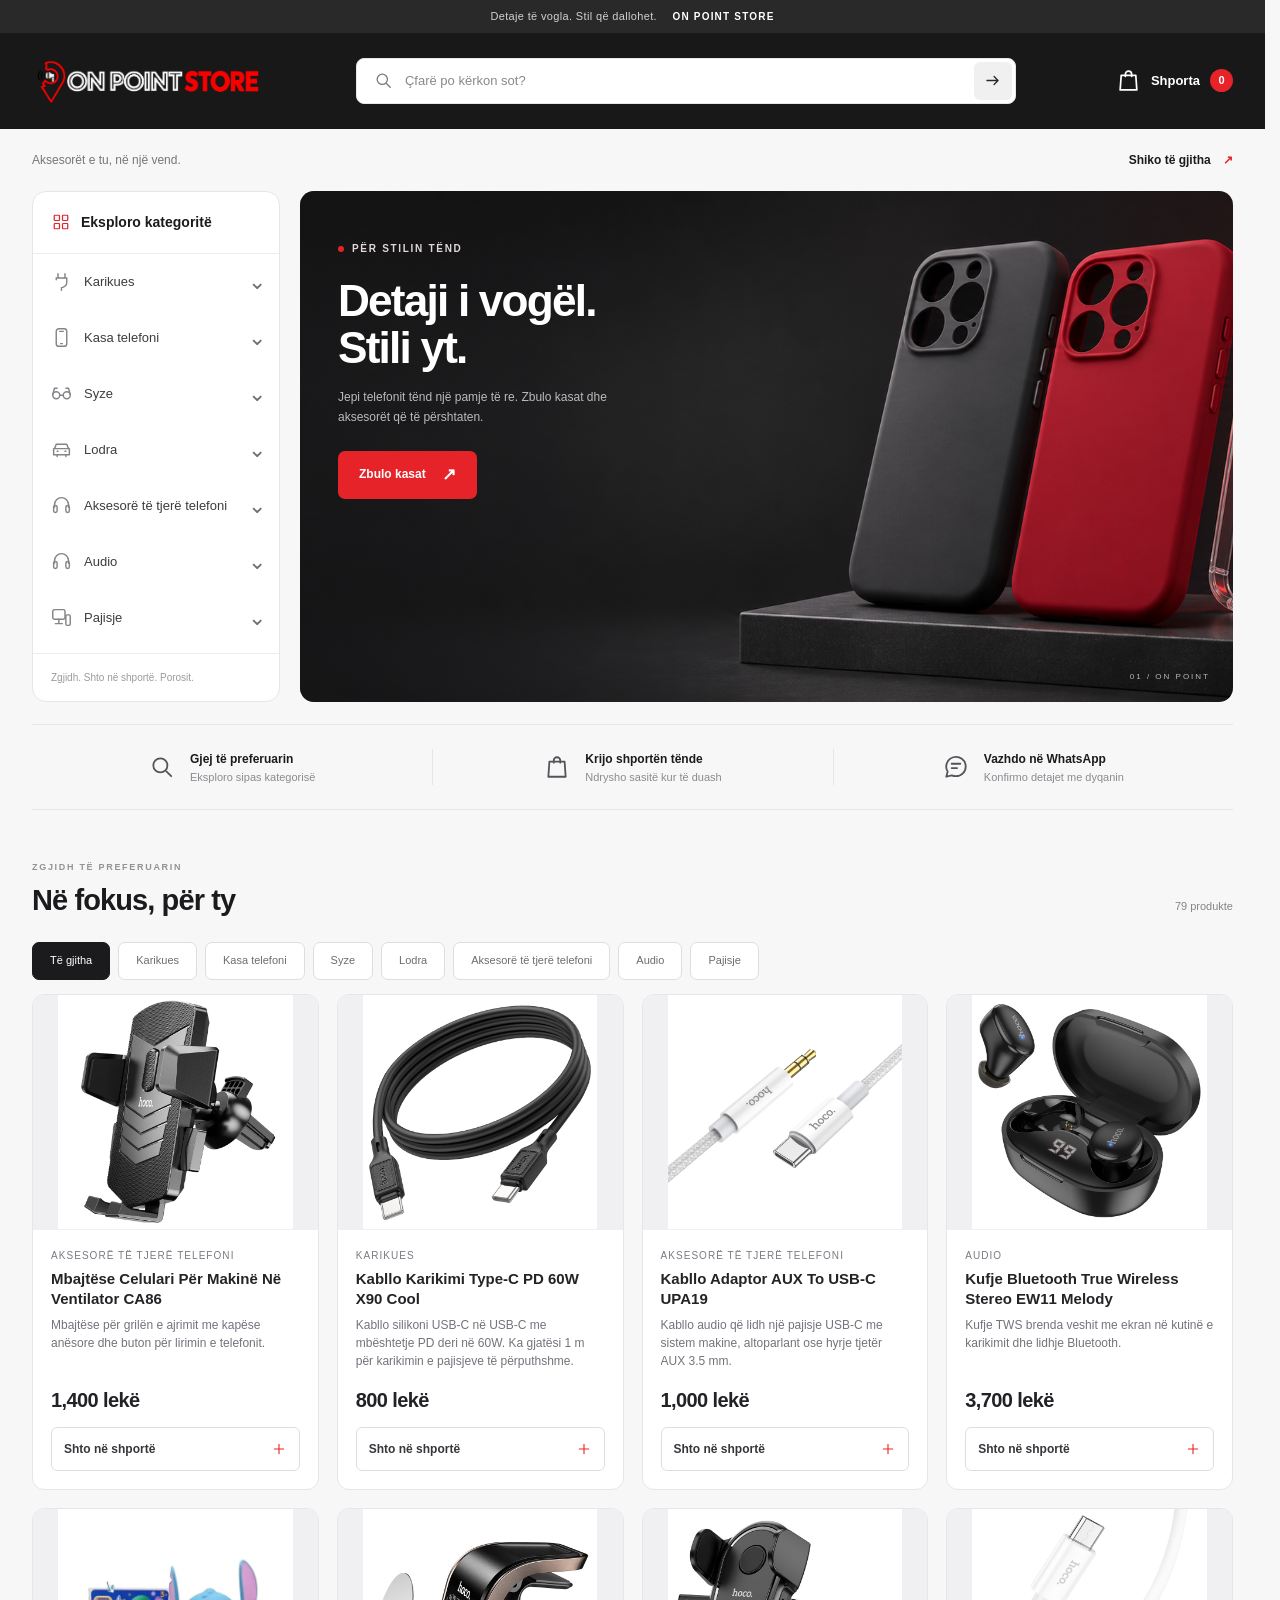
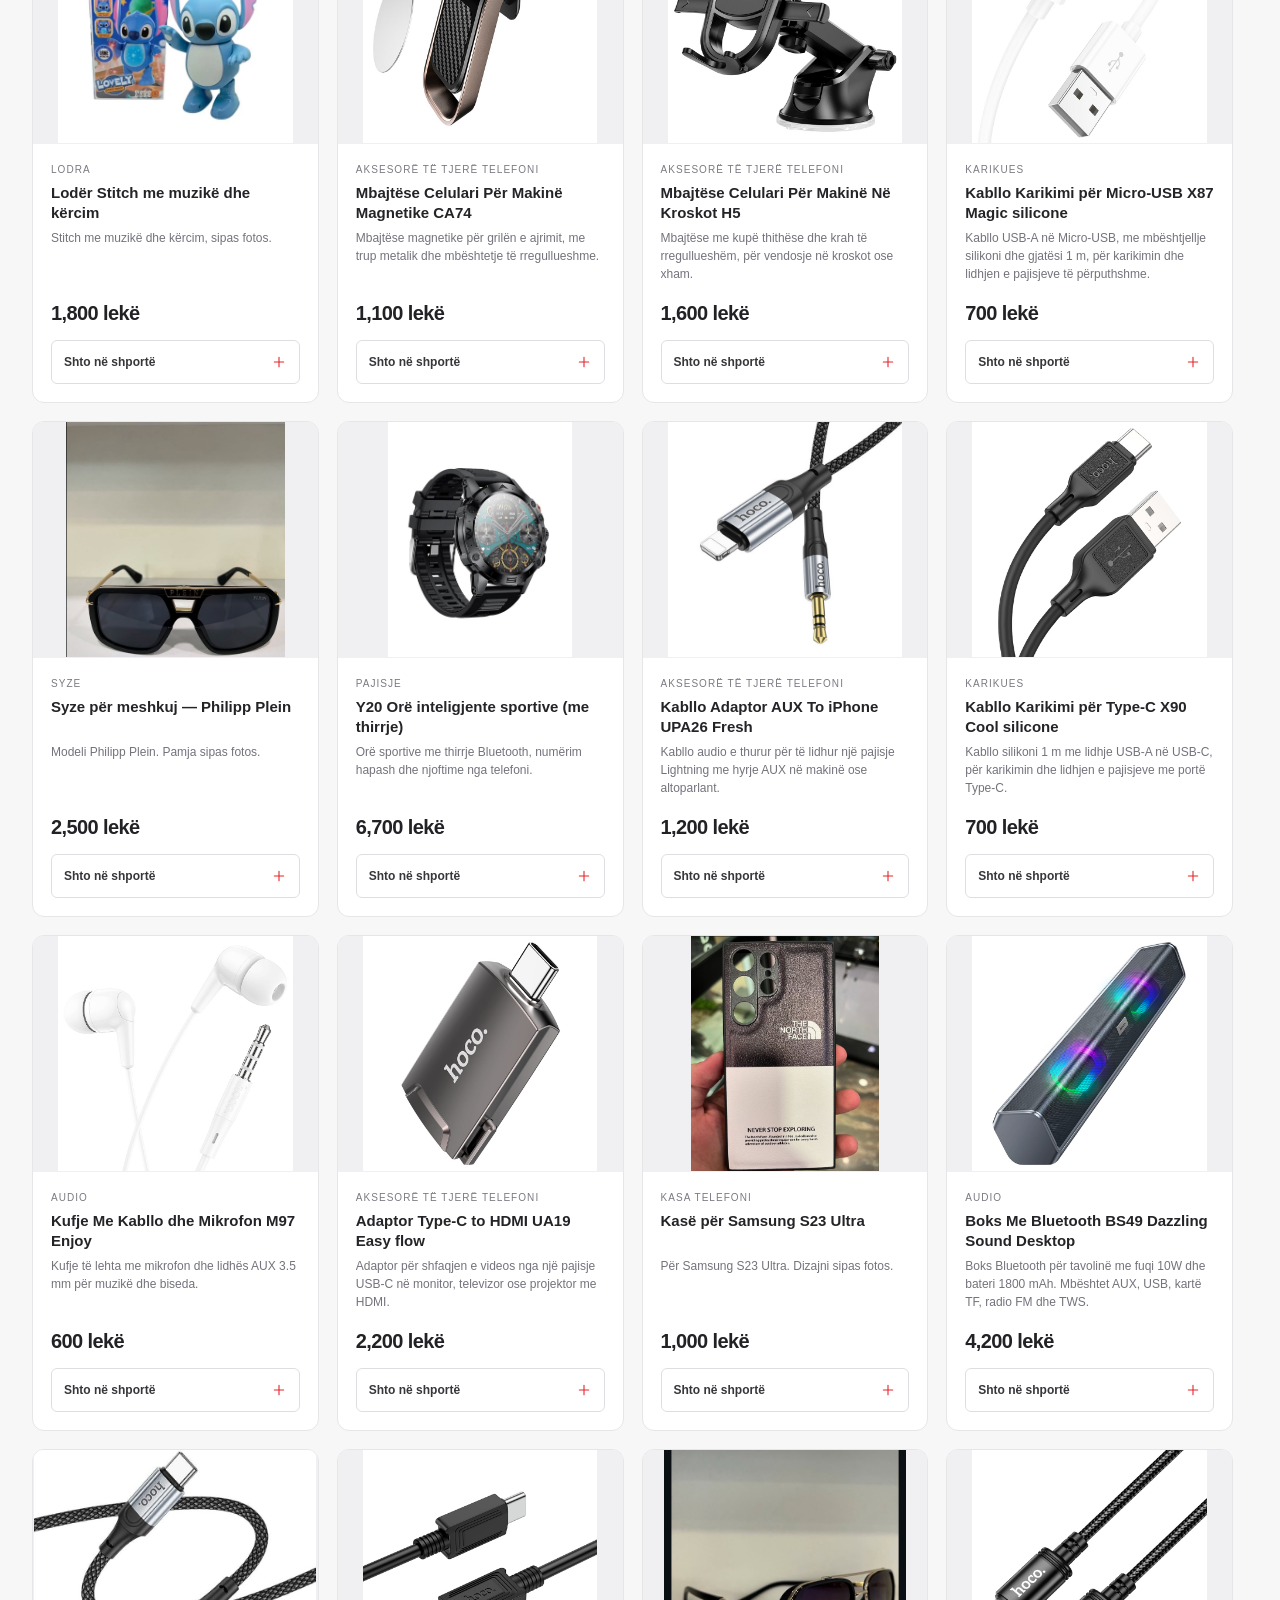
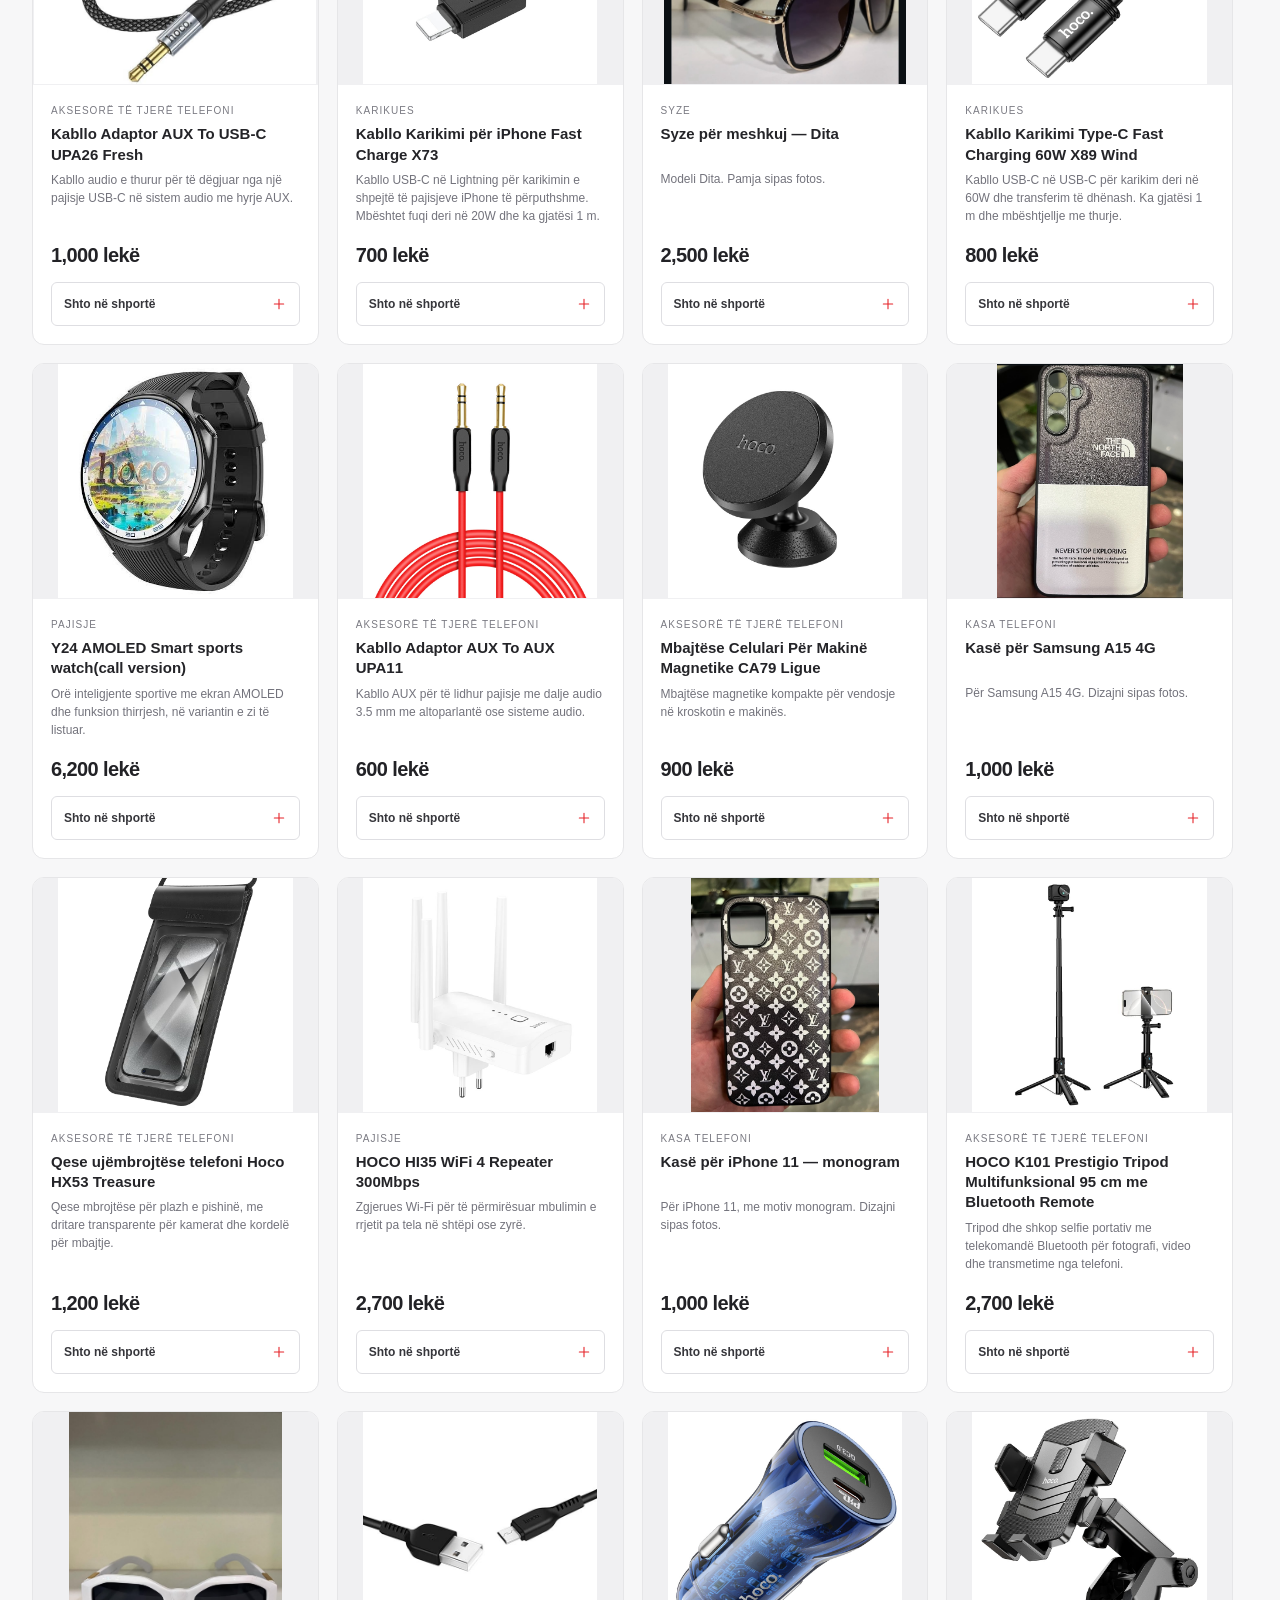
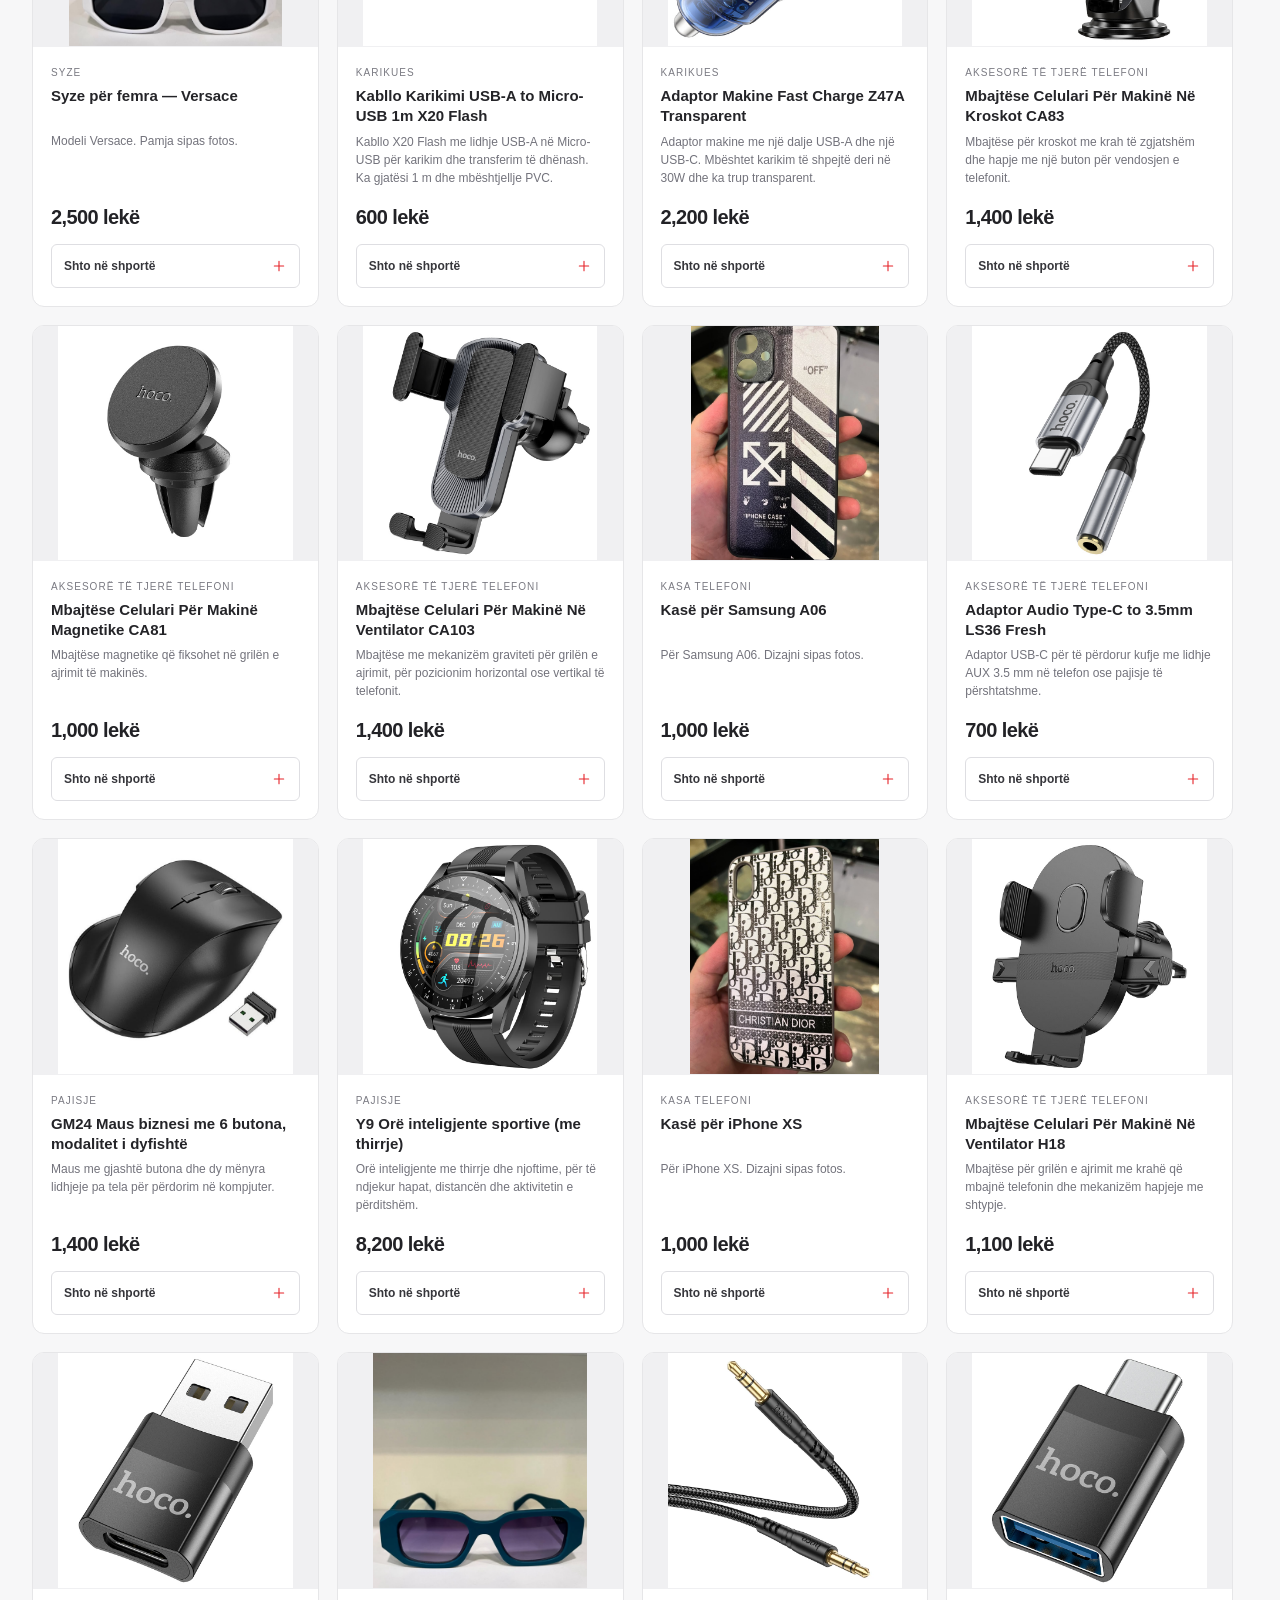
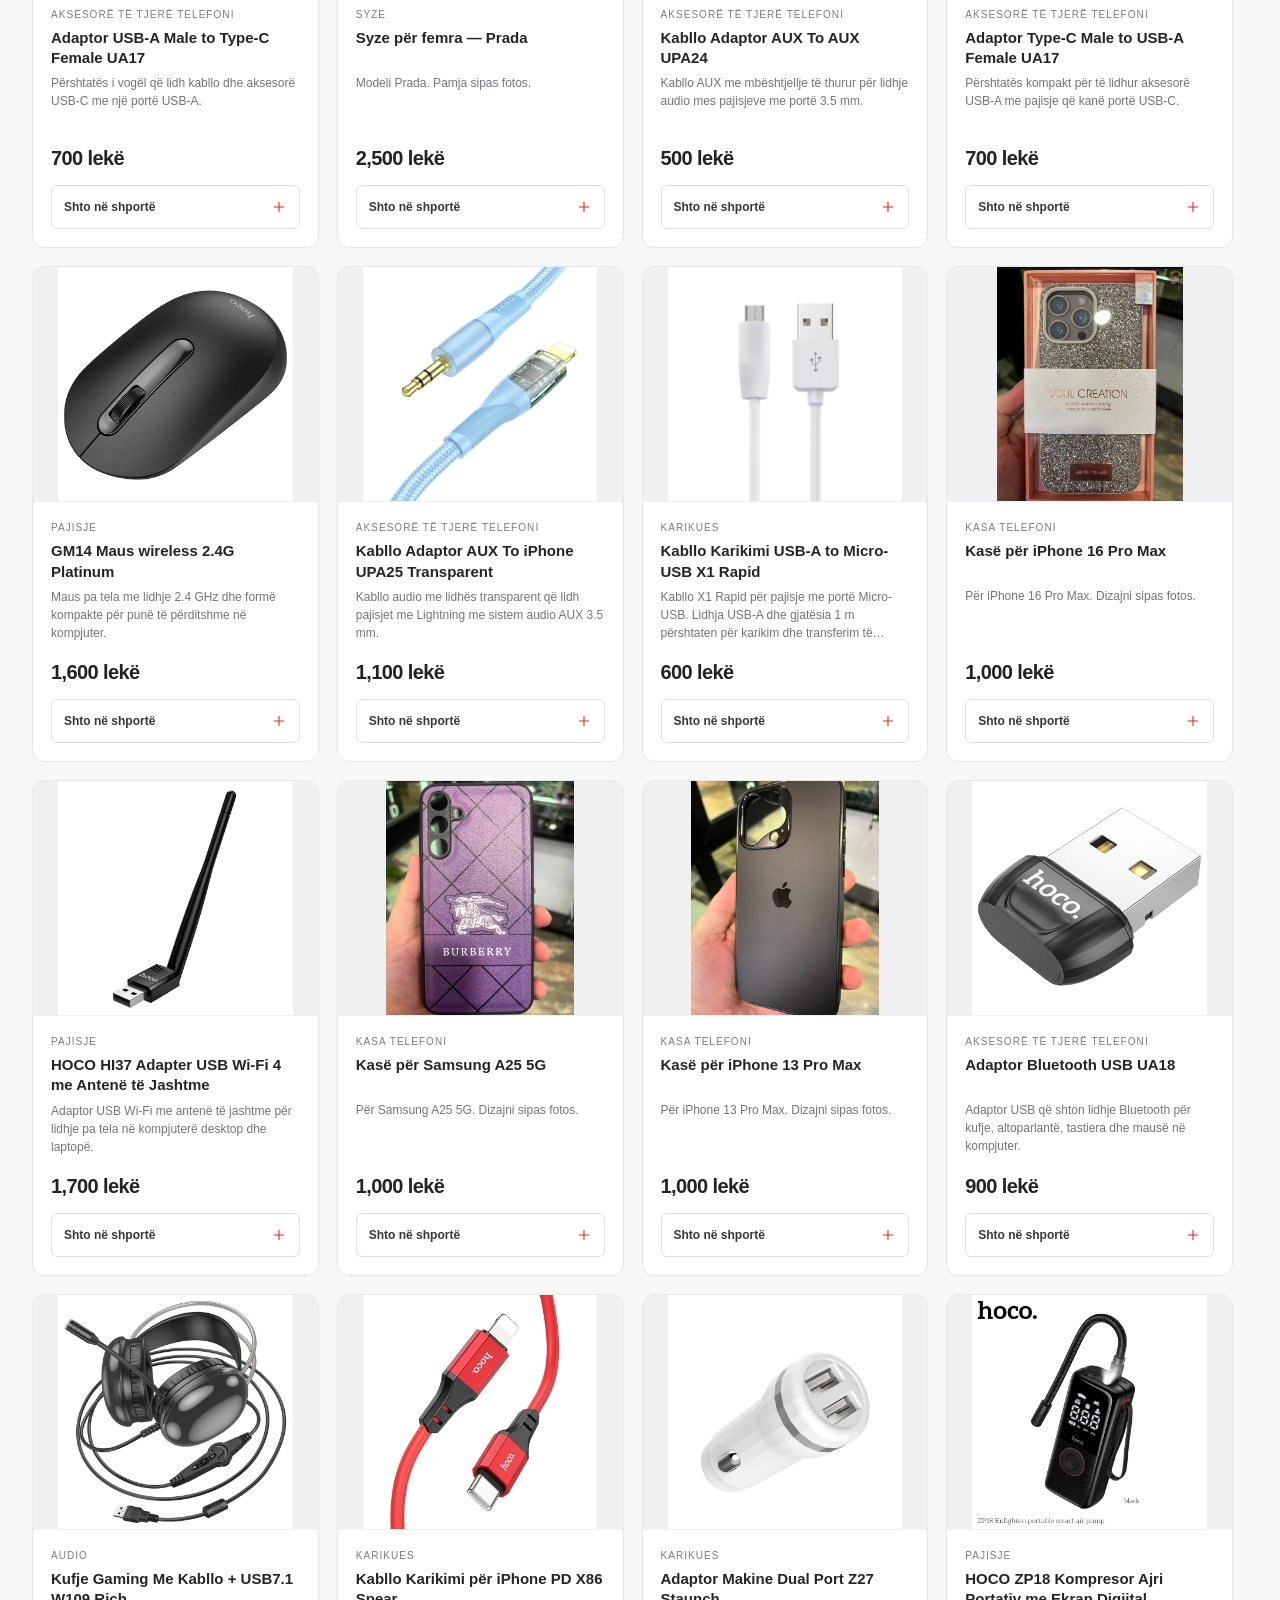
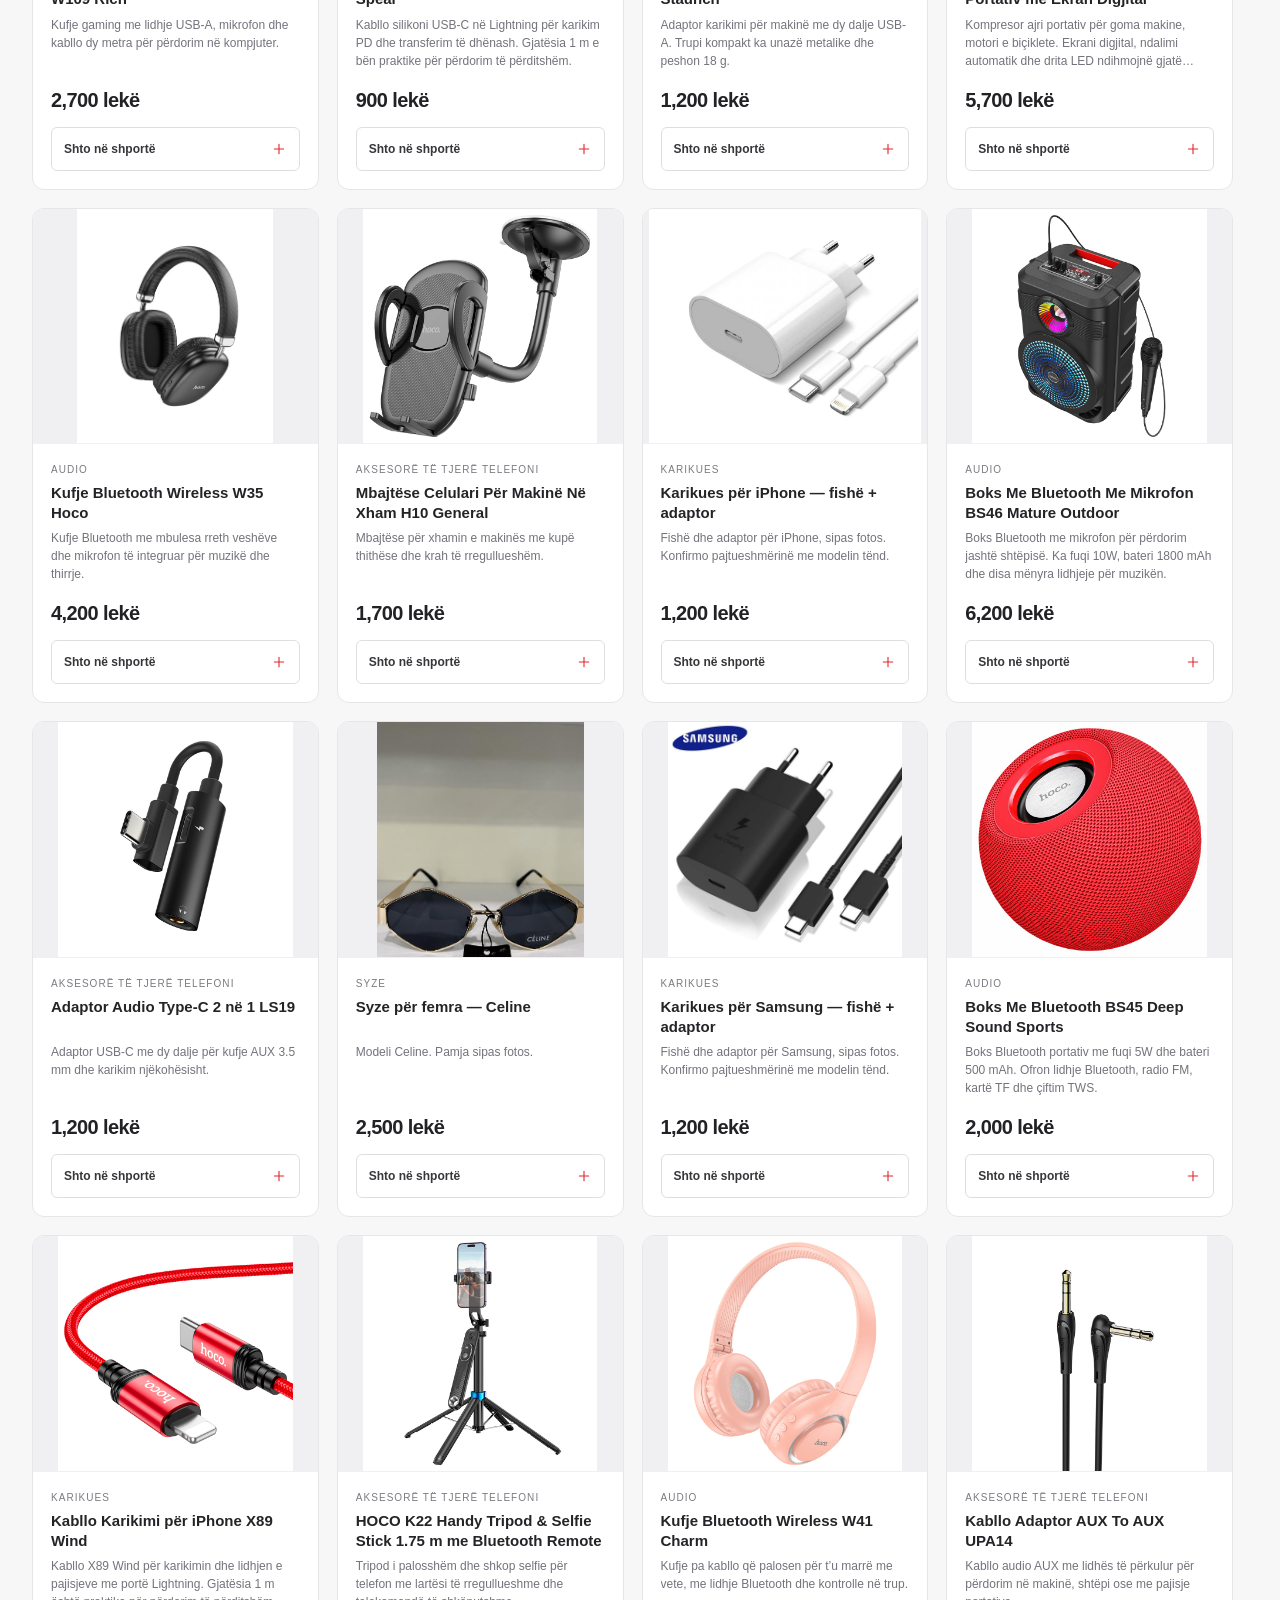
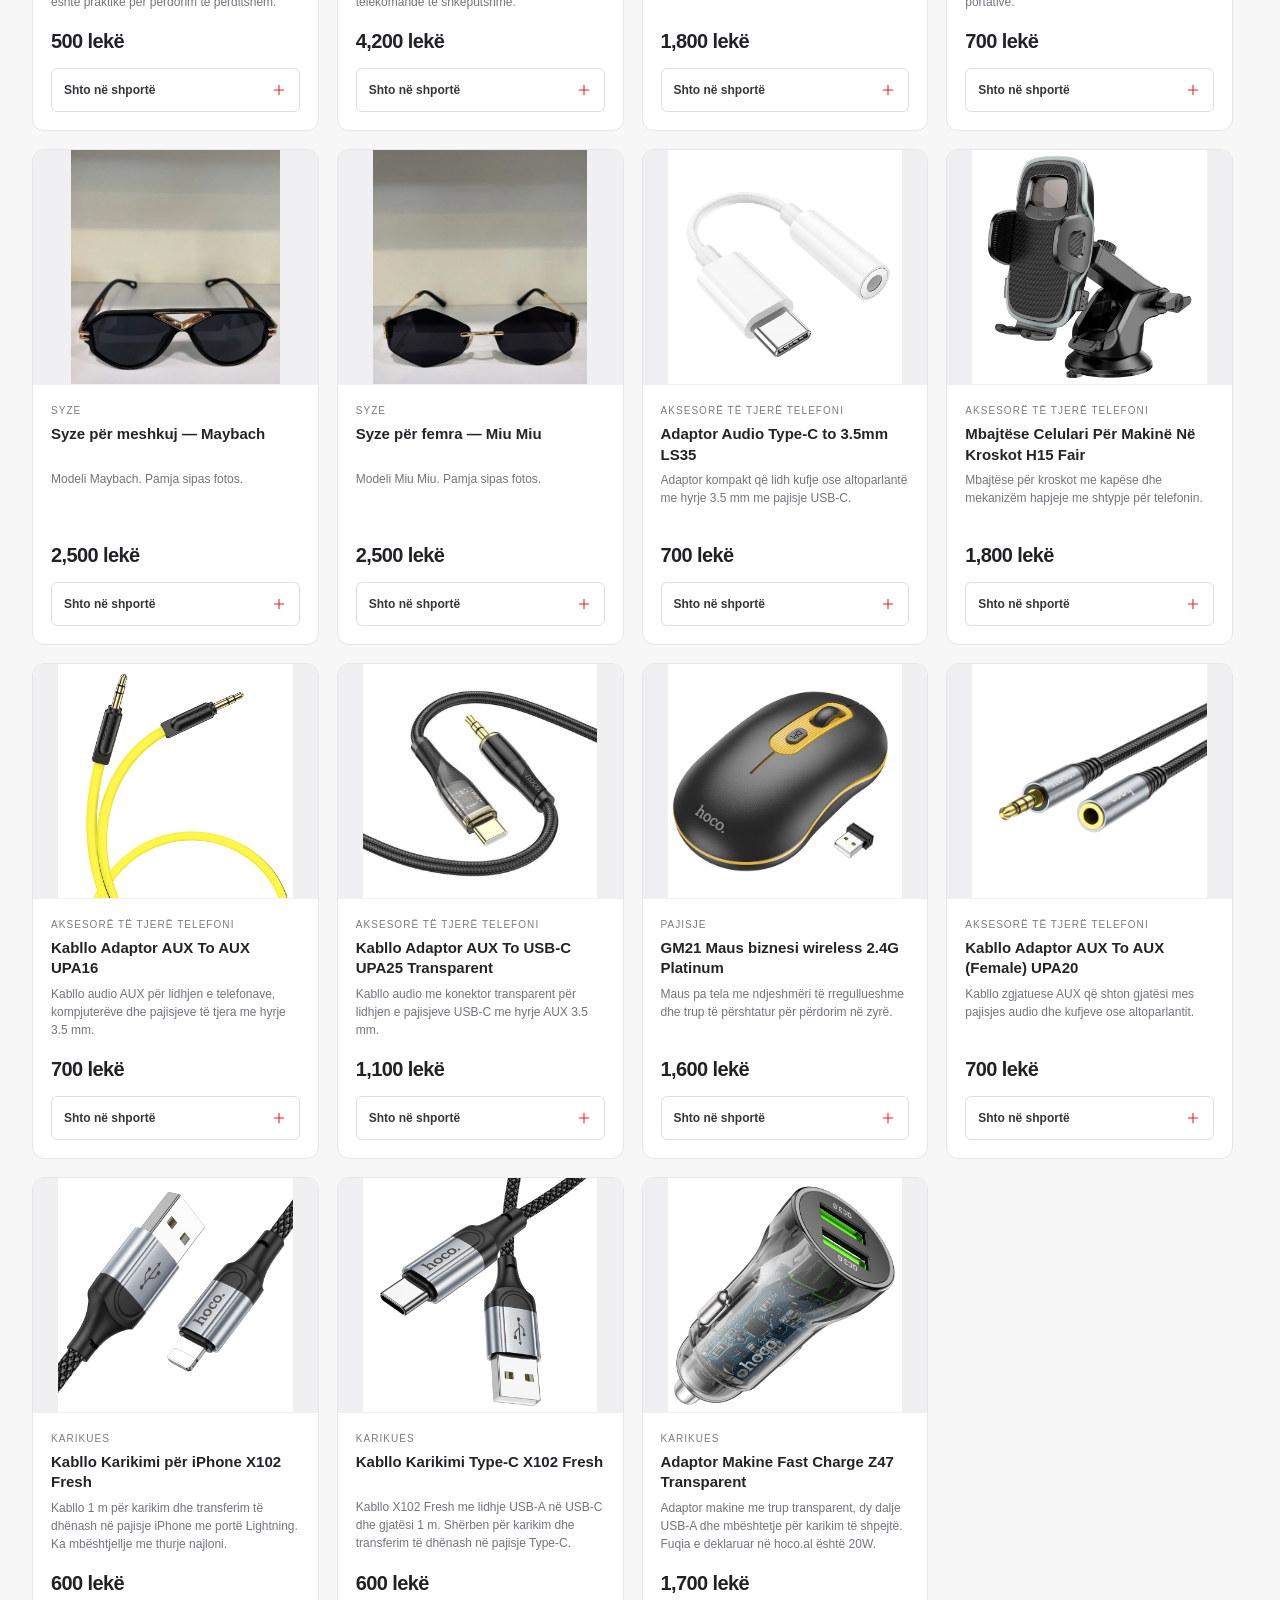
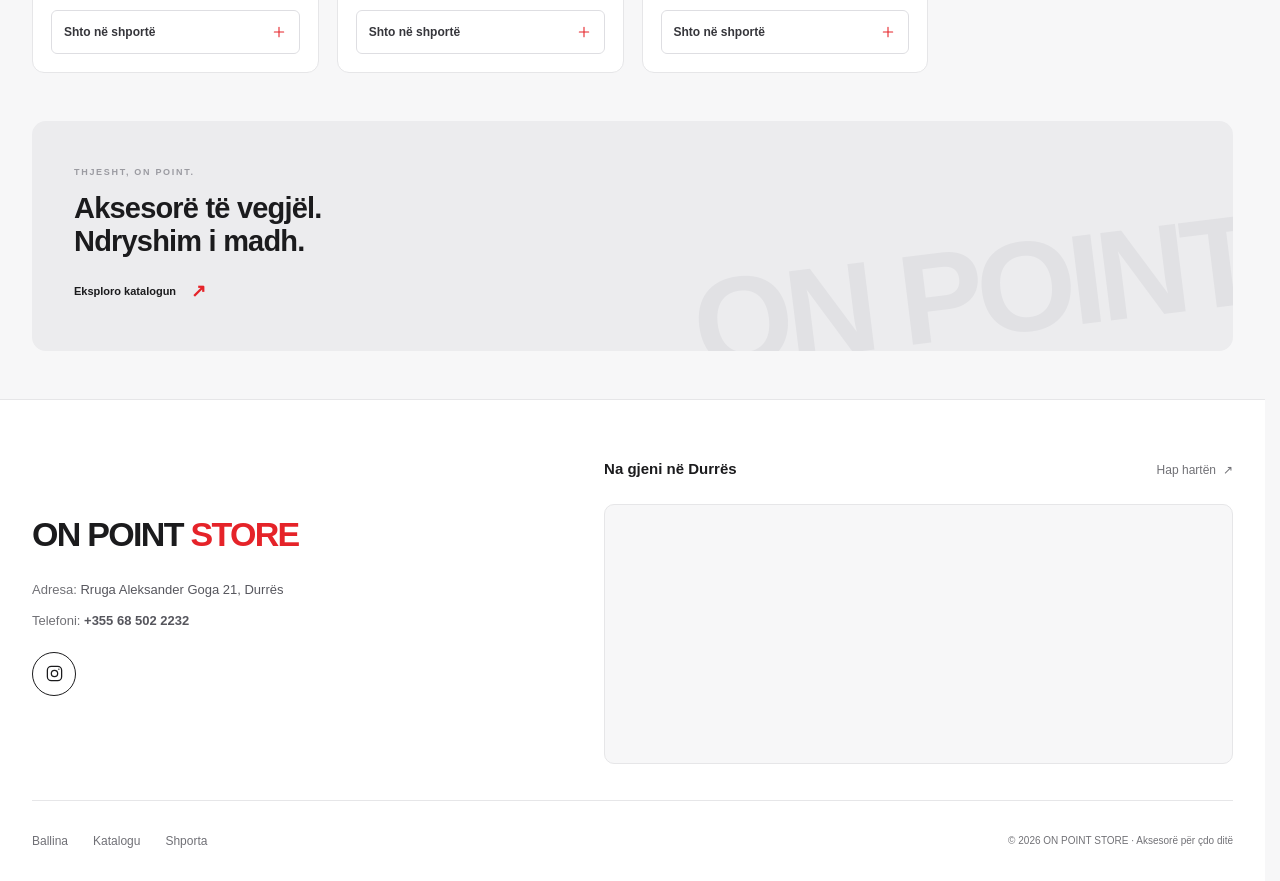
<file: index.html>
<!DOCTYPE html>
<html lang="sq">
<head>
  <meta charset="UTF-8">
  <meta name="viewport" content="width=device-width, initial-scale=1.0">
  <meta name="theme-color" content="#181818">
  <link rel="icon" type="image/png" href="logo/logo.png">
  <meta name="description" content="ON POINT STORE — kasa telefoni, karikues dhe aksesorë. Zgjidh produktet dhe përgatit porosinë në WhatsApp.">
  <title>ON POINT STORE | Aksesorë për stilin tënd</title>
  <link rel="stylesheet" href="style.css">
  <script src="config.js" defer></script>
  <script src="produkte.js" defer></script>
  <script src="app.js" defer></script>
</head>
<body data-page="home">
  <a class="skip-link" href="#main">Kalo te përmbajtja</a>
  <div id="njoftimi">Detaje të vogla. Stil që dallohet. <span>ON POINT STORE</span></div>
  <header class="site-header">
    <div class="shiriti-kryesor page-width">
      <a class="brand" href="index.html" aria-label="ON POINT STORE — Ballina"><img id="logo" src="logo/logo.png" alt="ON POINT STORE" width="2172" height="724"></a>
      <form class="kerkimi" role="search" action="produktet.html">
        <span class="search-icon" data-icon="search" aria-hidden="true"></span>
        <input type="search" id="search" name="q" placeholder="Çfarë po kërkon sot?" aria-label="Kërko produkte" autocomplete="off">
        <button class="search-submit" type="submit" aria-label="Kërko"><span data-icon="arrow" aria-hidden="true"></span></button>
      </form>
      <button class="cart-trigger" type="button" data-open-cart aria-haspopup="dialog" aria-controls="cart-dialog"><span data-icon="bag" aria-hidden="true"></span><span class="cart-label">Shporta</span><span id="cart-count" class="cart-count">0</span></button>
    </div>
  </header>
  <main id="main" class="page-width">
    <div class="page-intro"><span>Aksesorët e tu, në një vend.</span><a href="produktet.html">Shiko të gjitha <span aria-hidden="true">↗</span></a></div>
    <div class="ballina hero-layout">
      <nav class="nav category-nav" aria-label="Kategoritë">
        <h2 class="nav-heading"><span data-icon="grid" aria-hidden="true"></span>Eksploro kategoritë</h2>
        <a class="category-link" href="produktet.html?kategoria=karikues"><span data-icon="charger" aria-hidden="true"></span><span>Karikues</span><span class="chevron" aria-hidden="true">›</span></a>
        <div class="category-row" id="kasa-row">
          <a class="category-link" href="produktet.html?kategoria=kasa" id="kategoria-kasa"><span data-icon="phone" aria-hidden="true"></span><span>Kasa telefoni</span></a>
          <button id="toggle-kasa" class="category-toggle" type="button" aria-label="Shfaq nënkategoritë e kasave" aria-expanded="false" aria-controls="case-nav-links nenkategorite-kasa">⌄</button>
        </div>
        <div id="case-nav-links" class="case-nav-links" hidden><a href="produktet.html?kategoria=kasa&amp;nenkategoria=iphone">Kasa për iPhone <span aria-hidden="true">↗</span></a><a href="produktet.html?kategoria=kasa&amp;nenkategoria=samsung">Kasa për Samsung <span aria-hidden="true">↗</span></a></div>
        <a class="category-link" href="produktet.html?kategoria=syze"><span data-icon="glasses" aria-hidden="true"></span><span>Syze</span><span class="chevron" aria-hidden="true">›</span></a>
        <a class="category-link" href="produktet.html?kategoria=lodra"><span data-icon="toy" aria-hidden="true"></span><span>Lodra</span><span class="chevron" aria-hidden="true">›</span></a>
        <a class="category-link" href="produktet.html?kategoria=aksesore"><span data-icon="headphones" aria-hidden="true"></span><span>Aksesorë të tjerë telefoni</span><span class="chevron" aria-hidden="true">›</span></a>
        <div class="nav-footnote">Zgjidh. Shto në shportë. Porosit.</div>
      </nav>
      <section id="category-preview" class="banner" aria-label="Zbulo aksesorët ON POINT STORE">
        <img id="category-banner-image" class="category-banner-image" alt="" hidden>
        <div class="banner-content">
          <span class="eyebrow"><span class="red-dot"></span> PËR STILIN TËND</span>
          <h1 id="banner-title">Detaji i vogël.<br>Stili yt.</h1>
          <p id="banner-description">Jepi telefonit tënd një pamje të re. Zbulo kasat dhe aksesorët që të përshtaten.</p>
          <a id="banner-cta" class="button button-red" href="produktet.html?kategoria=kasa">Zbulo kasat <span aria-hidden="true">↗</span></a>
          <div id="nenkategorite-kasa" class="case-shortcuts" hidden><a href="produktet.html?kategoria=kasa&amp;nenkategoria=iphone">Për iPhone <span aria-hidden="true">↗</span></a><a href="produktet.html?kategoria=kasa&amp;nenkategoria=samsung">Për Samsung <span aria-hidden="true">↗</span></a></div>
        </div>
        <span class="banner-number" aria-hidden="true">01 / ON POINT</span>
      </section>
    </div>
    <div class="how-it-works" aria-label="Si funksionon porosia"><div><span data-icon="search" aria-hidden="true"></span><span><strong>Gjej të preferuarin</strong><small>Eksploro sipas kategorisë</small></span></div><div><span data-icon="bag" aria-hidden="true"></span><span><strong>Krijo shportën tënde</strong><small>Ndrysho sasitë kur të duash</small></span></div><div><span data-icon="chat" aria-hidden="true"></span><span><strong>Vazhdo në WhatsApp</strong><small>Konfirmo detajet me dyqanin</small></span></div></div>
    <section class="katalogu" aria-labelledby="catalog-title">
      <div class="section-heading"><div><span class="eyebrow section-eyebrow">ZGJIDH TË PREFERUARIN</span><h2 id="catalog-title">Në fokus, për ty<span class="red-dot"></span></h2></div><p id="result-count" aria-live="polite"></p></div>
      <div class="catalog-toolbar"><nav id="category-filters" class="filter-chips" aria-label="Filtro katalogun"></nav></div>
      <nav id="subcategory-filters" class="filter-chips subcategory-filters" aria-label="Filtro sipas nënkategorisë" hidden></nav>
      <div class="demo-note" hidden><span class="demo-pill">DEMO</span><span>Produktet e shënuara DEMO, ilustrimet dhe çmimet e tyre janë shembuj për prezantim.</span></div>
      <div id="lista-produkteve" class="product-grid"></div>
      <noscript><p>Aktivizo JavaScript për të parë produktet dhe për të përdorur shportën.</p></noscript>
    </section>
    <section class="closing-note"><span class="eyebrow">THJESHT, ON POINT.</span><h2>Aksesorë të vegjël.<br>Ndryshim i madh.</h2><a href="produktet.html" class="text-link">Eksploro katalogun <span aria-hidden="true">↗</span></a></section>
  </main>
  <footer class="site-footer">
    <div class="page-width footer-inner">
      <div class="footer-contact">
        <a class="footer-brand" href="index.html" aria-label="ON POINT STORE — Ballina">ON POINT <span>STORE</span></a>
        <address class="footer-address">
          <p><span>Adresa:</span> <a href="https://www.google.com/maps/search/?api=1&amp;query=On+Point+Store%2C+Durres&amp;query_place_id=ChIJ0WuKzb_bTxMRCrNHyaOSy7g" target="_blank" rel="noopener noreferrer">Rruga Aleksander Goga 21, Durrës</a></p>
          <p><span>Telefoni:</span> <a class="footer-phone" href="tel:+355685022232">+355 68 502 2232</a></p>
        </address>
        <a class="footer-instagram" href="https://www.instagram.com/on.point_store/?igshid=6q8mmpsjcvnk" target="_blank" rel="noopener noreferrer" aria-label="ON POINT STORE në Instagram (hapet në tab të ri)">
          <svg viewBox="0 0 24 24" fill="none" stroke="currentColor" stroke-width="1.6" stroke-linecap="round" stroke-linejoin="round" aria-hidden="true"><rect x="3" y="3" width="18" height="18" rx="5"></rect><circle cx="12" cy="12" r="4"></circle><circle cx="17.5" cy="6.5" r=".9" fill="currentColor" stroke="none"></circle></svg>
        </a>
      </div>
      <section class="footer-map" aria-labelledby="footer-map-title">
        <div class="footer-map-heading"><h2 id="footer-map-title">Na gjeni në Durrës</h2><a href="https://www.google.com/maps/search/?api=1&amp;query=On+Point+Store%2C+Durres&amp;query_place_id=ChIJ0WuKzb_bTxMRCrNHyaOSy7g" target="_blank" rel="noopener noreferrer">Hap hartën <span aria-hidden="true">↗</span></a></div>
        <iframe title="Vendndodhja e ON POINT STORE në Google Maps" src="https://www.google.com/maps?cid=13315897955405247242&amp;output=embed&amp;hl=sq" width="600" height="260" loading="lazy" referrerpolicy="no-referrer-when-downgrade" allowfullscreen></iframe>
      </section>
    </div>
    <div class="page-width footer-bottom">
      <nav aria-label="Lidhje në fund të faqes"><a href="index.html">Ballina</a><a href="produktet.html">Katalogu</a><button type="button" data-open-cart>Shporta</button></nav>
      <small>© <span data-year>2026</span> ON POINT STORE · <span data-catalog-status>Aksesorë për çdo ditë</span></small>
    </div>
  </footer>
  <dialog id="cart-dialog" class="cart-dialog" aria-labelledby="cart-title">
    <div class="cart-header"><div><span class="eyebrow">ZGJEDHJET E TUA</span><h2 id="cart-title">Shporta jote <span id="cart-title-count"></span></h2></div><button class="icon-button" id="close-cart" type="button" aria-label="Mbyll shportën">×</button></div>
    <div id="cart-items" class="cart-items"></div>
    <div id="cart-summary" class="cart-summary" hidden><div class="cart-total"><span>Totali i produkteve</span><strong id="cart-total">0 lekë</strong></div><p class="shipping-note">Transporti: Durrës 100L · Pjesa tjetër e Shqipërisë 300L.</p><p id="checkout-note" class="checkout-note"></p><a id="whatsapp-order" class="button whatsapp-button" target="_blank" rel="noopener noreferrer" hidden><span data-icon="chat" aria-hidden="true"></span>Porosit në WhatsApp <span aria-hidden="true">↗</span></a><details class="order-preview"><summary>Shiko mesazhin e porosisë</summary><pre id="order-message"></pre></details><p class="checkout-caption">Mesazhi përgatitet automatikisht. Ti e dërgon dhe konfirmon porosinë në WhatsApp.</p></div>
  </dialog>
  <div id="toast" class="toast" role="status" aria-live="polite" hidden></div>
</body>
</html>
</file>
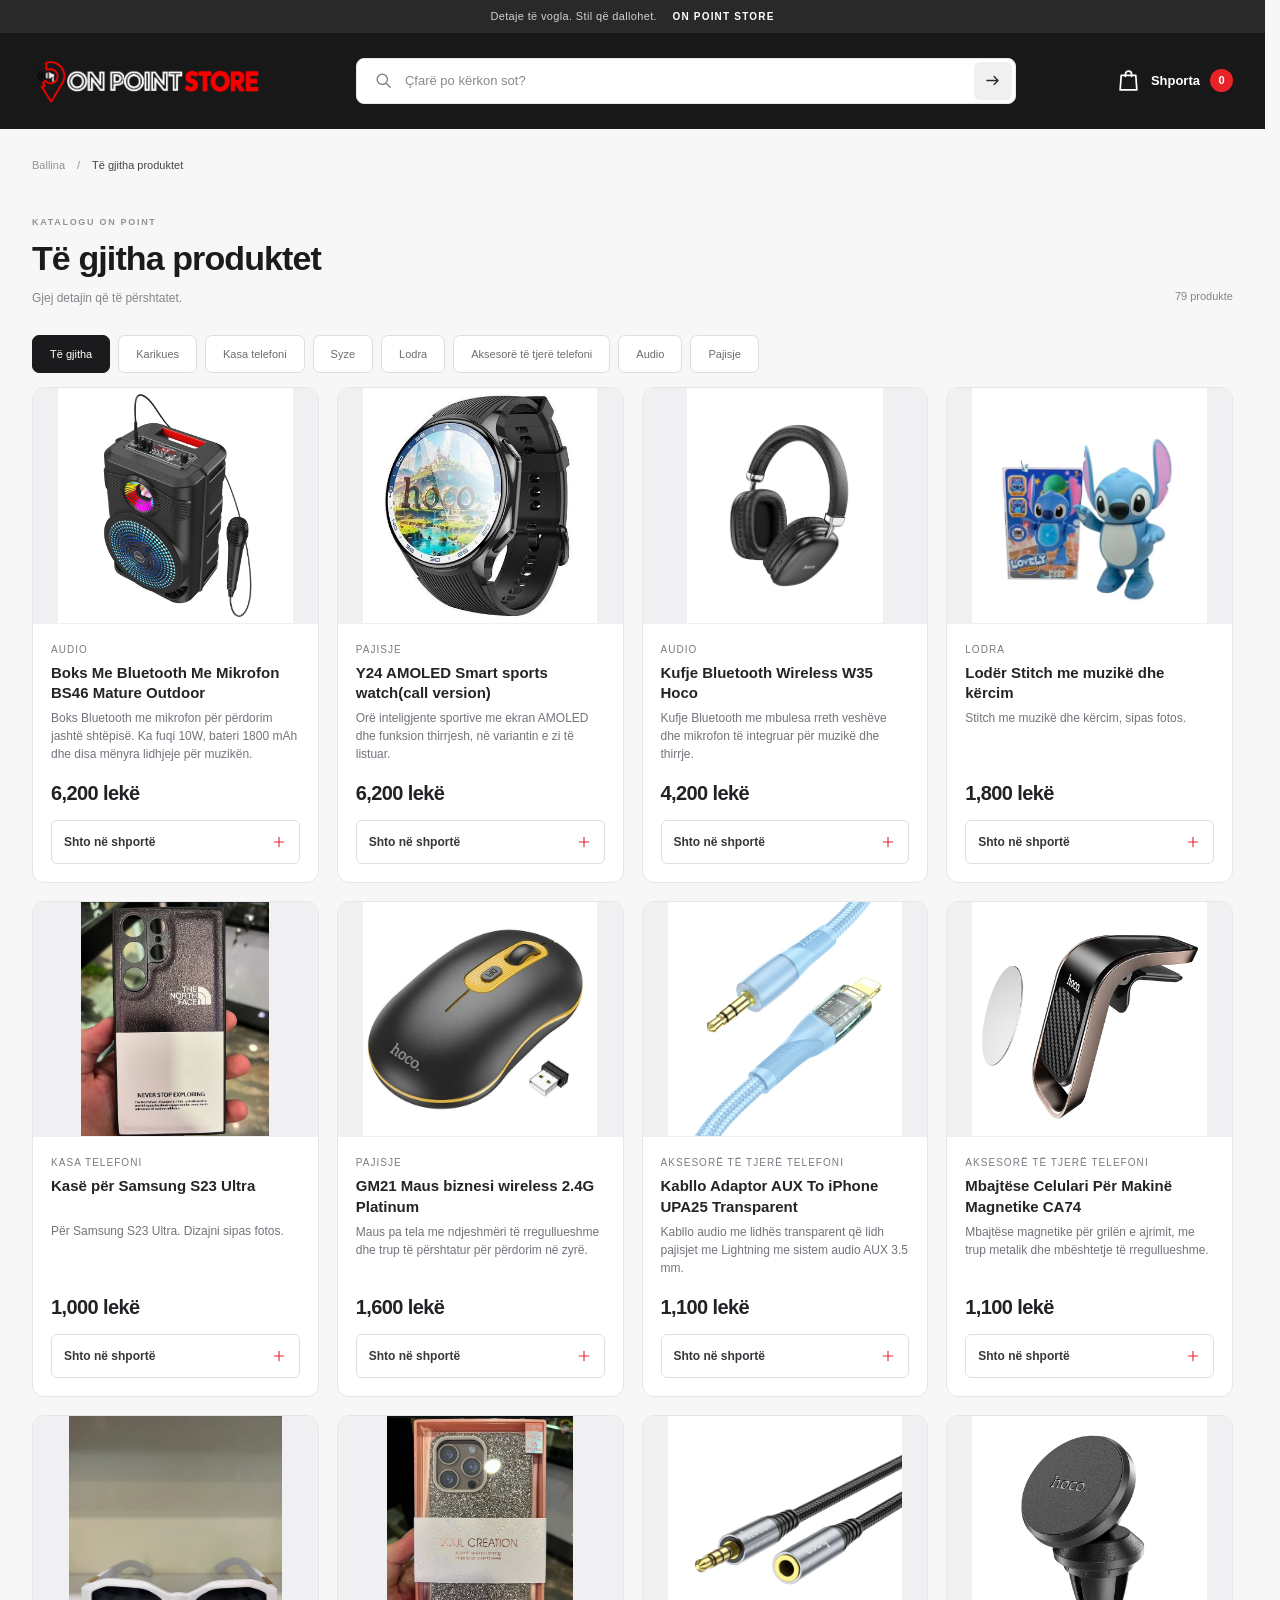
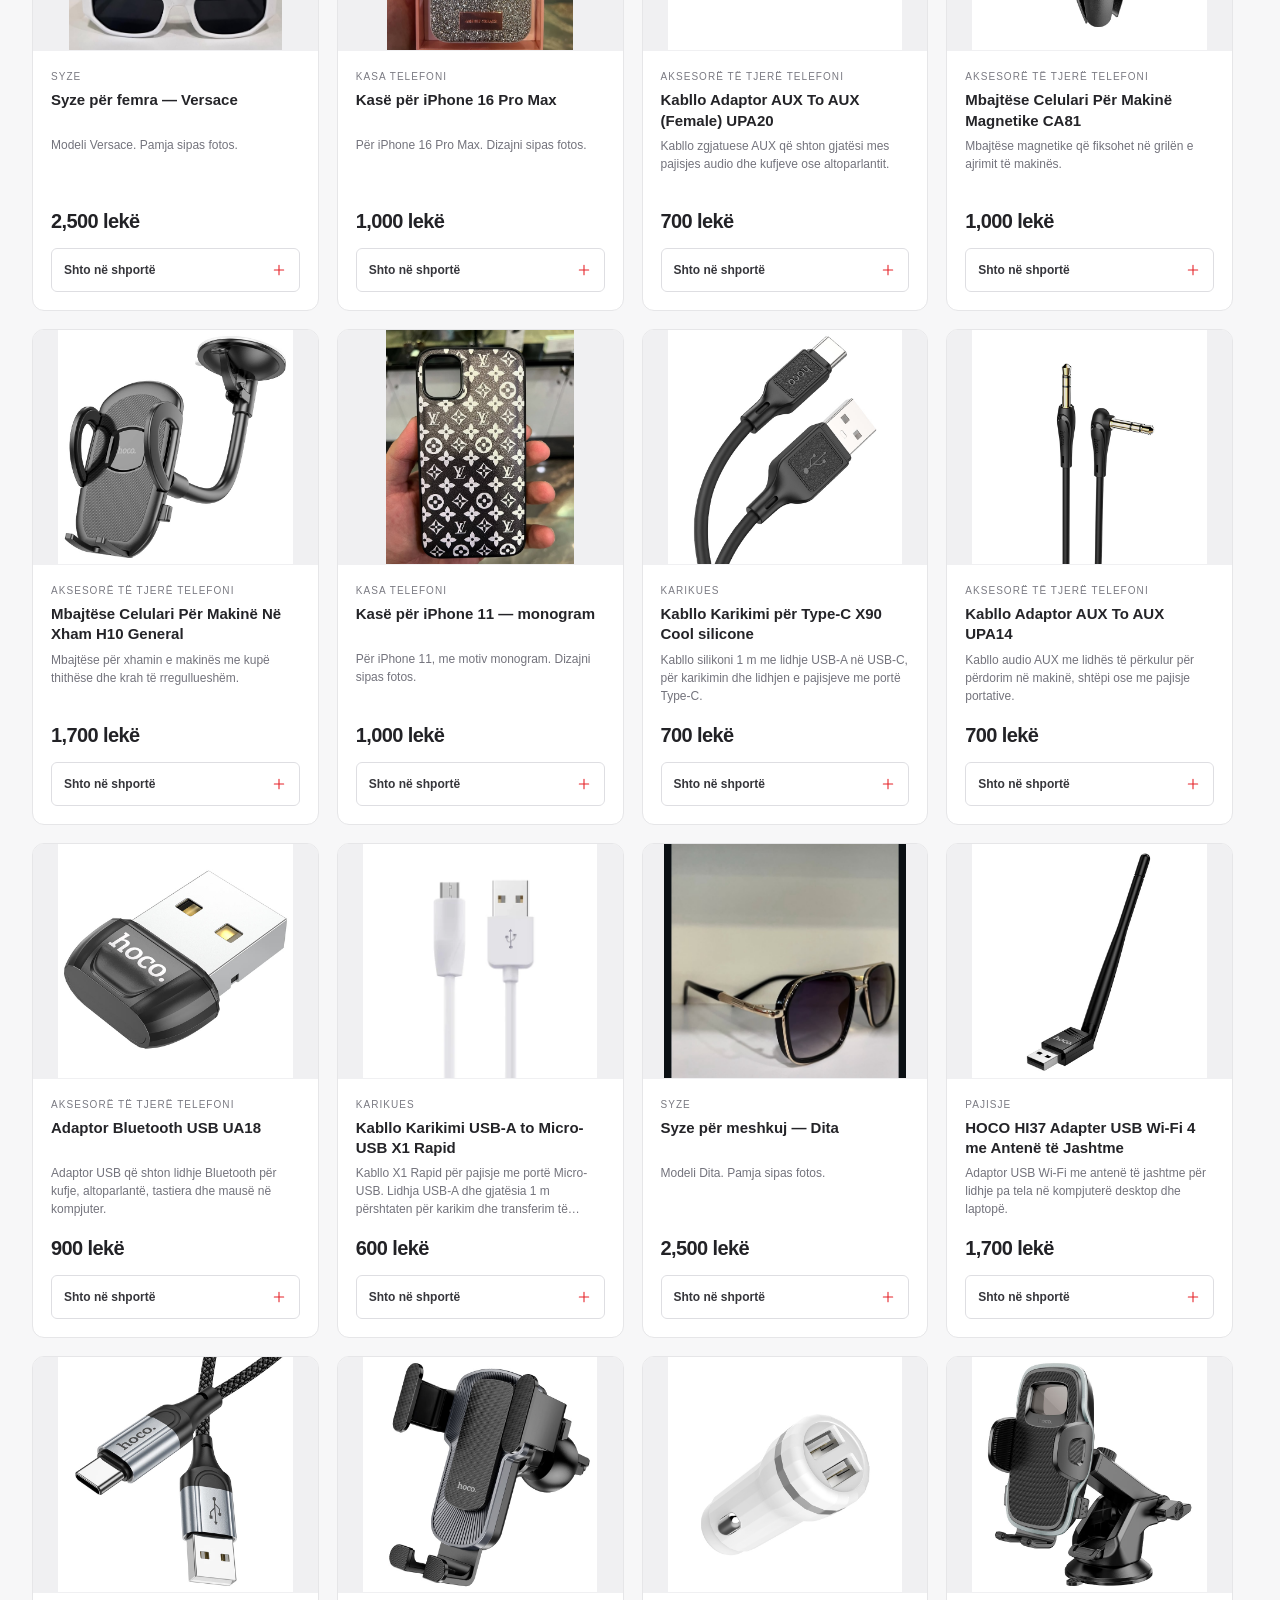
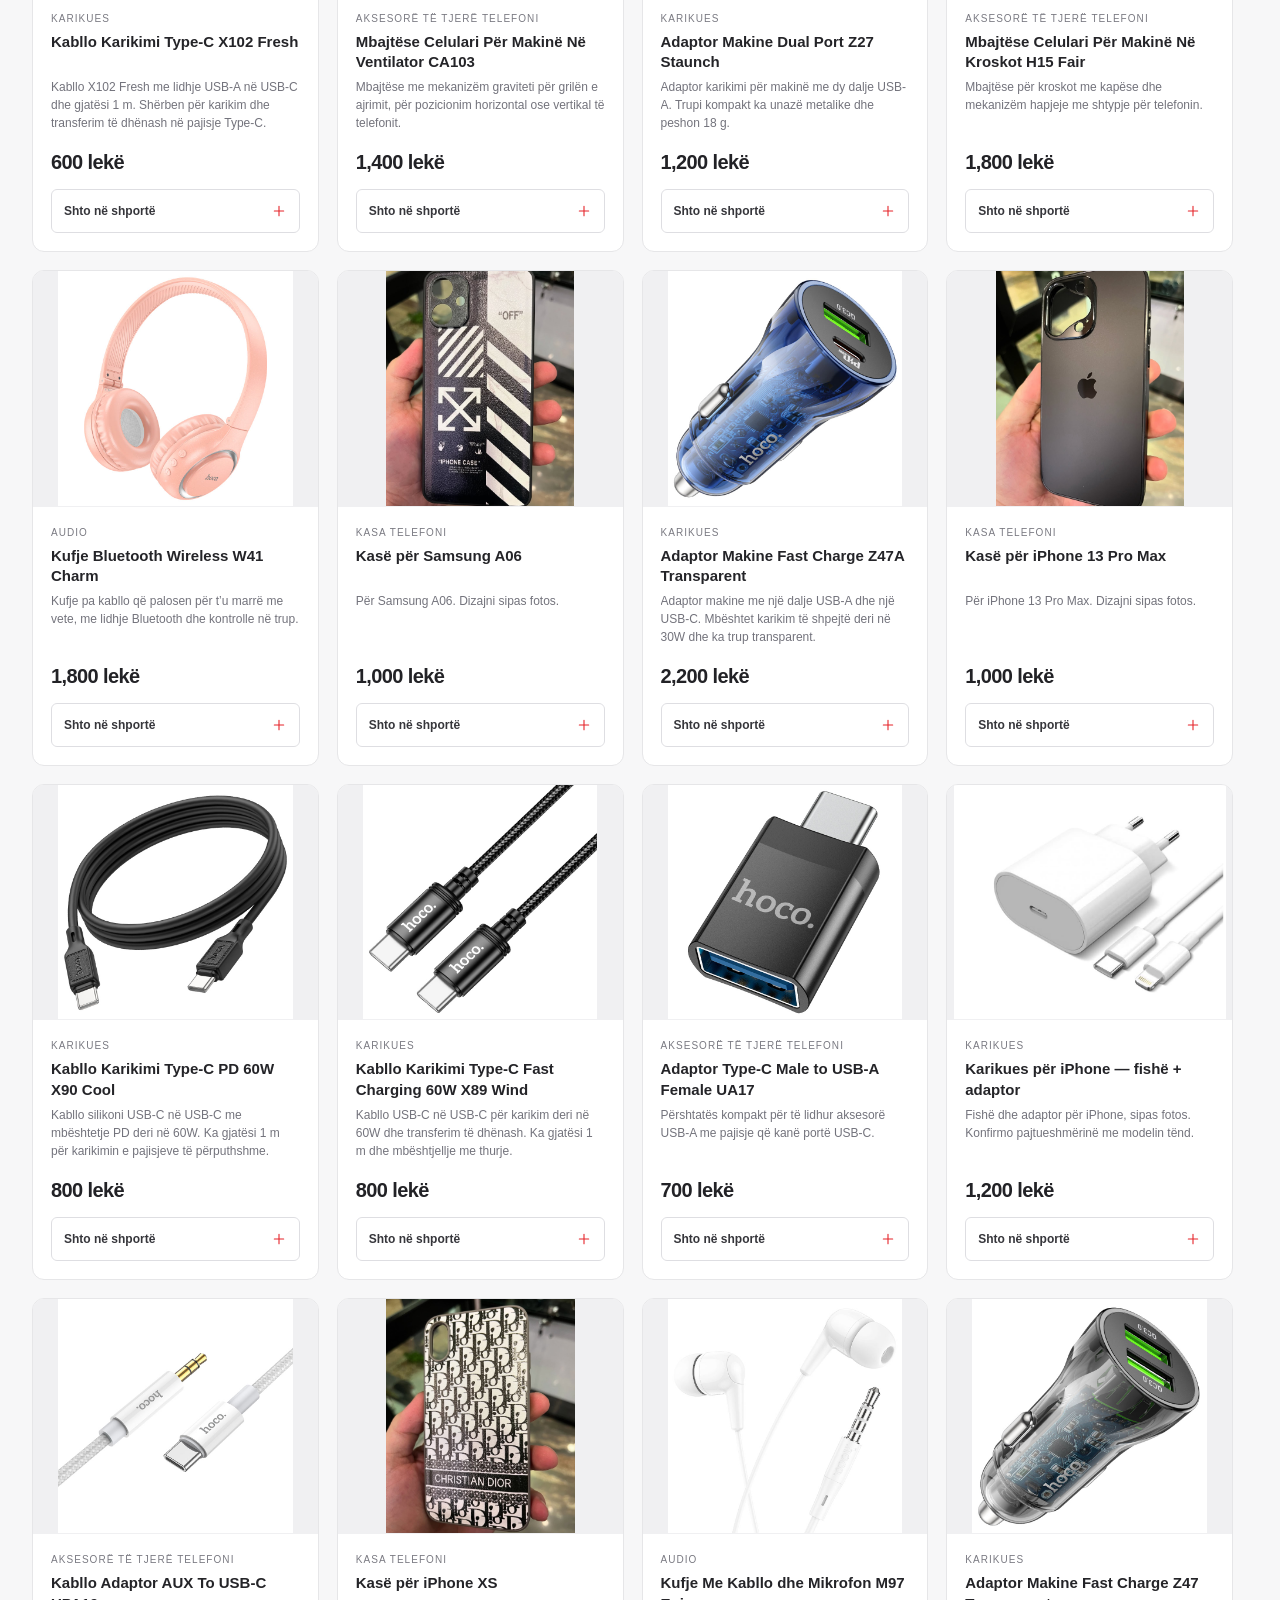
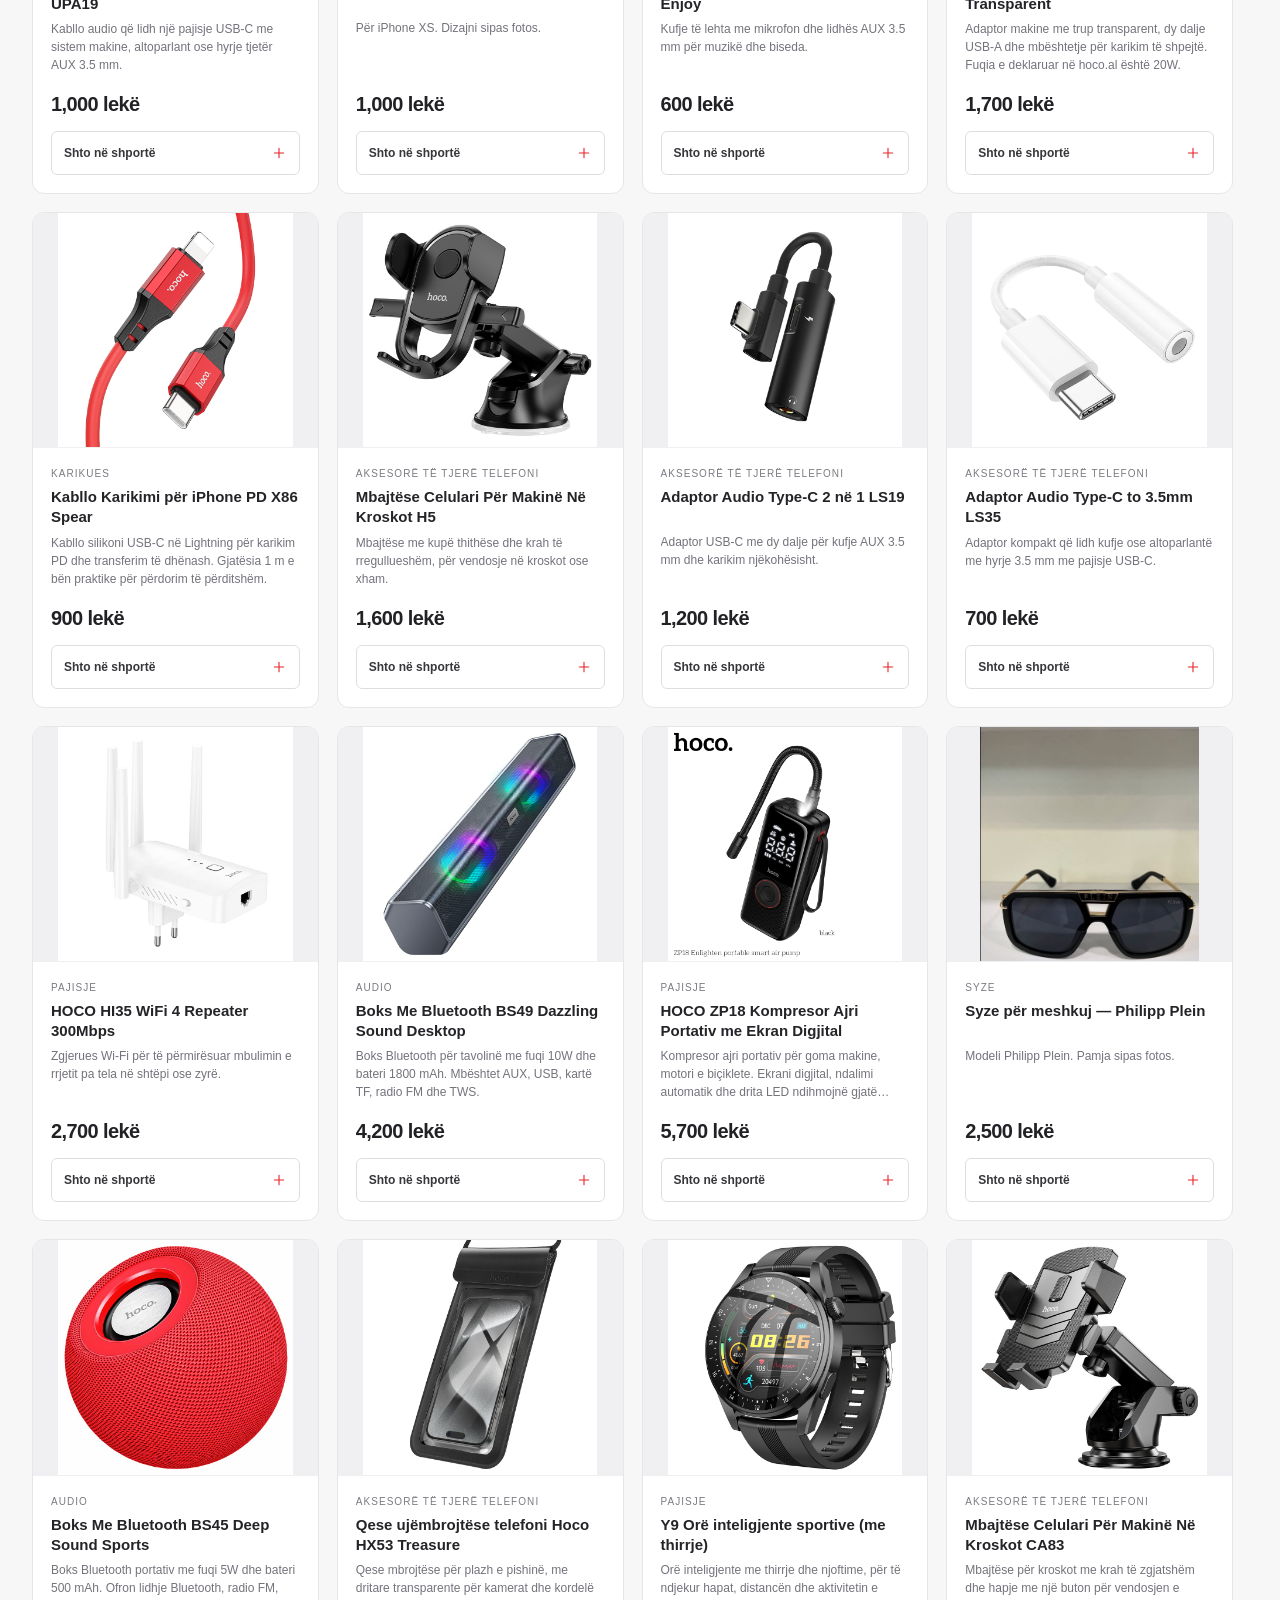
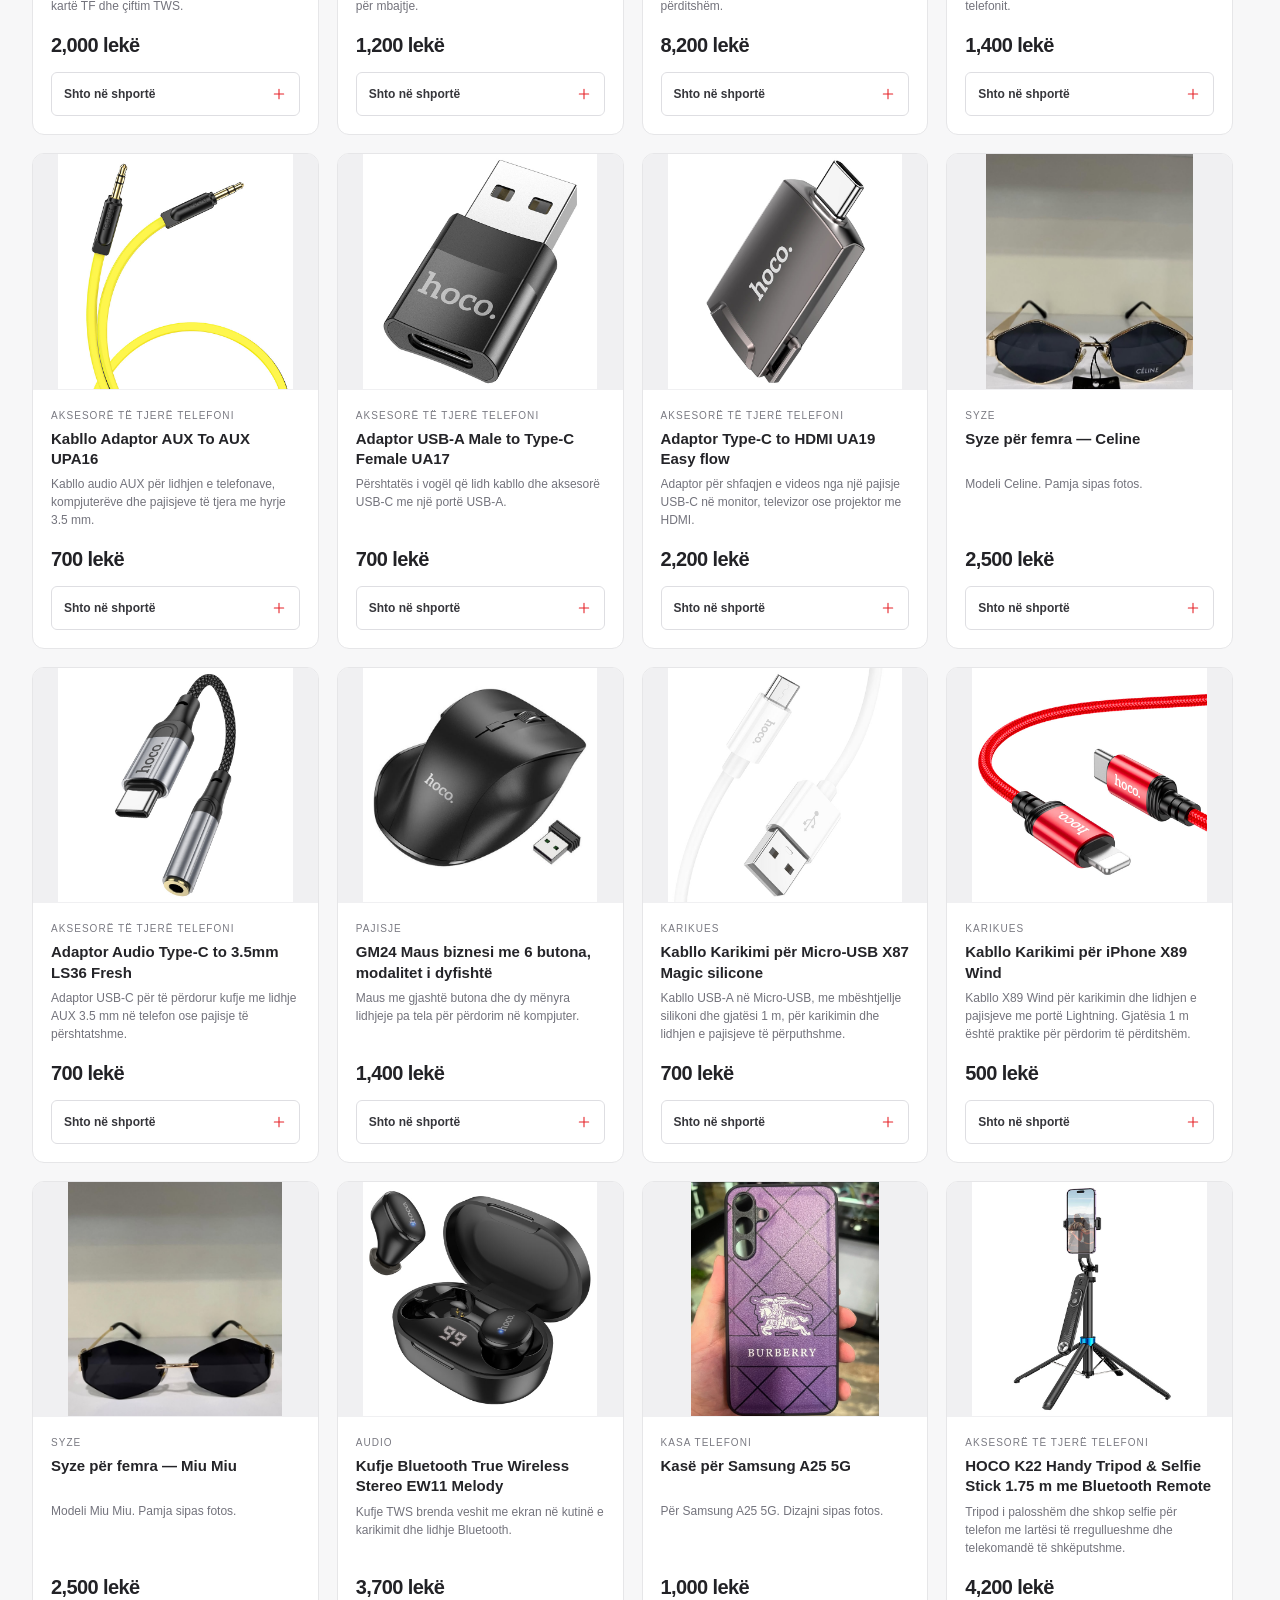
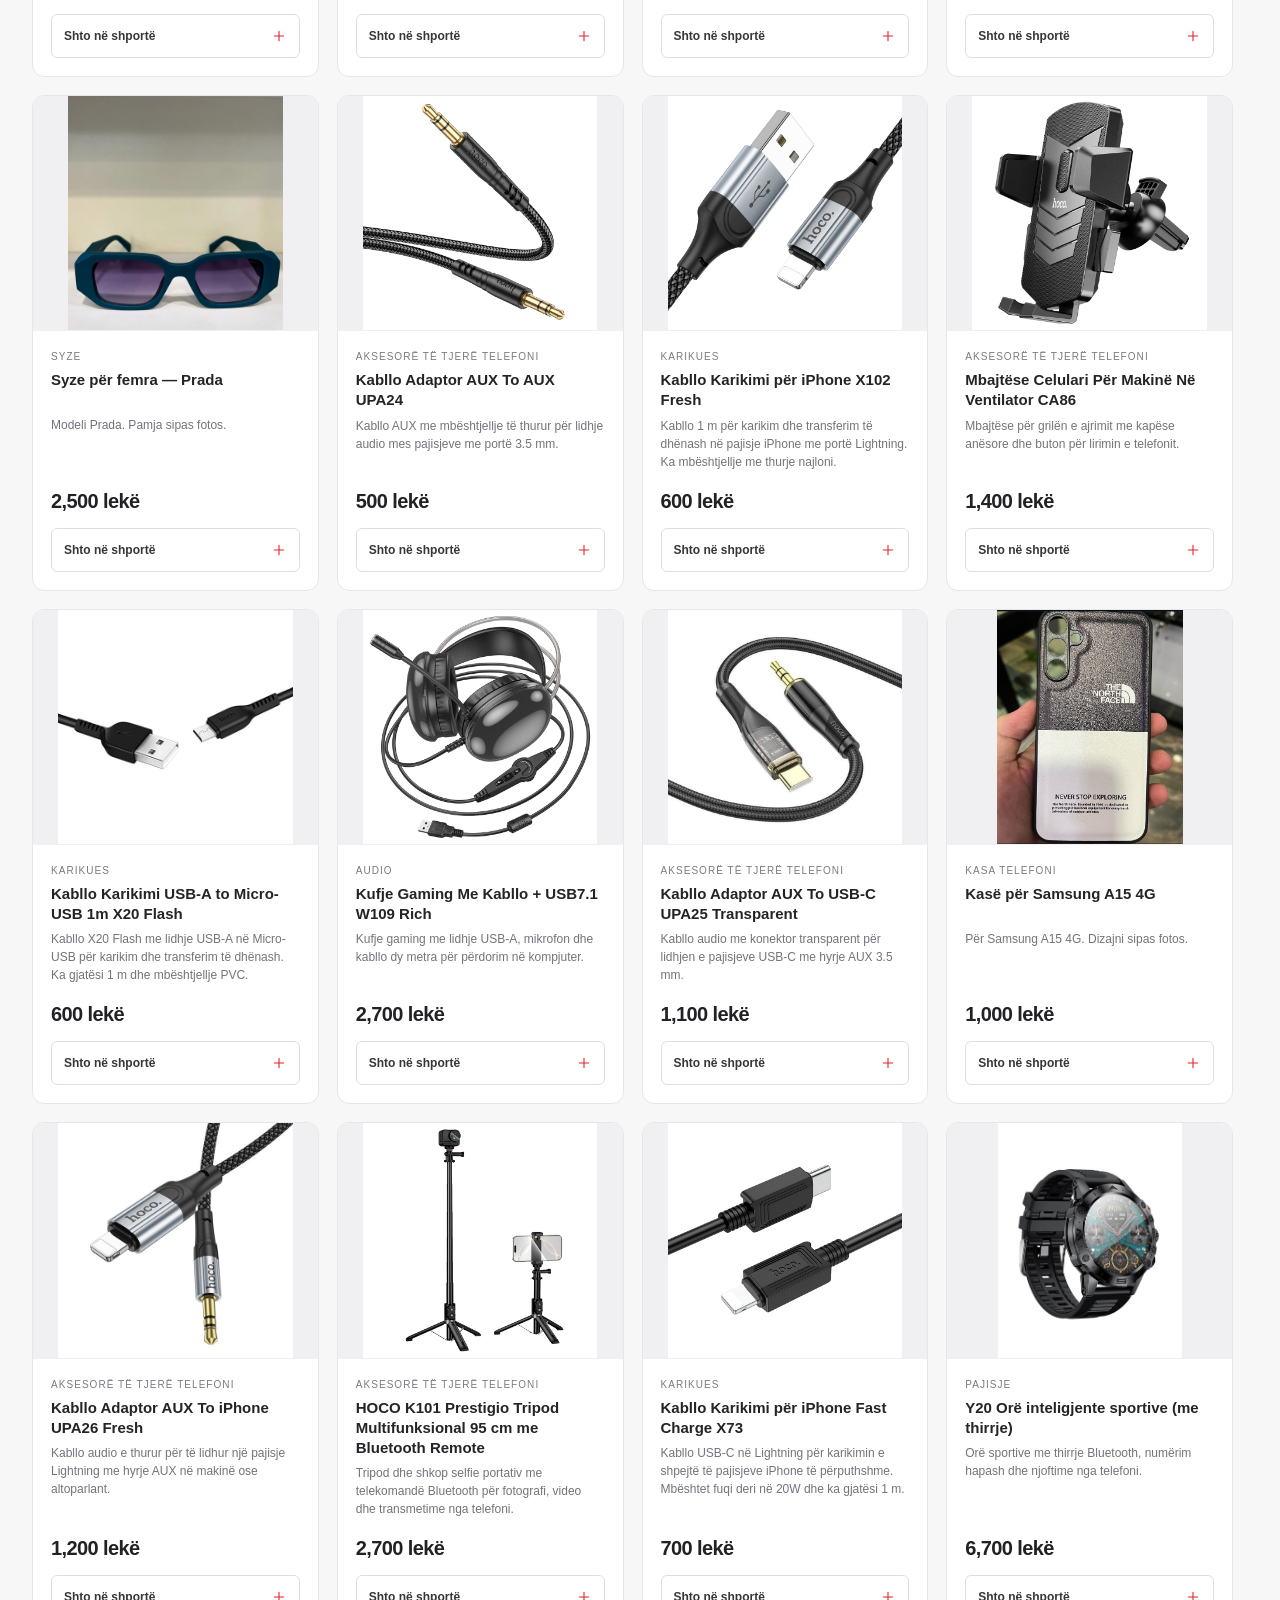
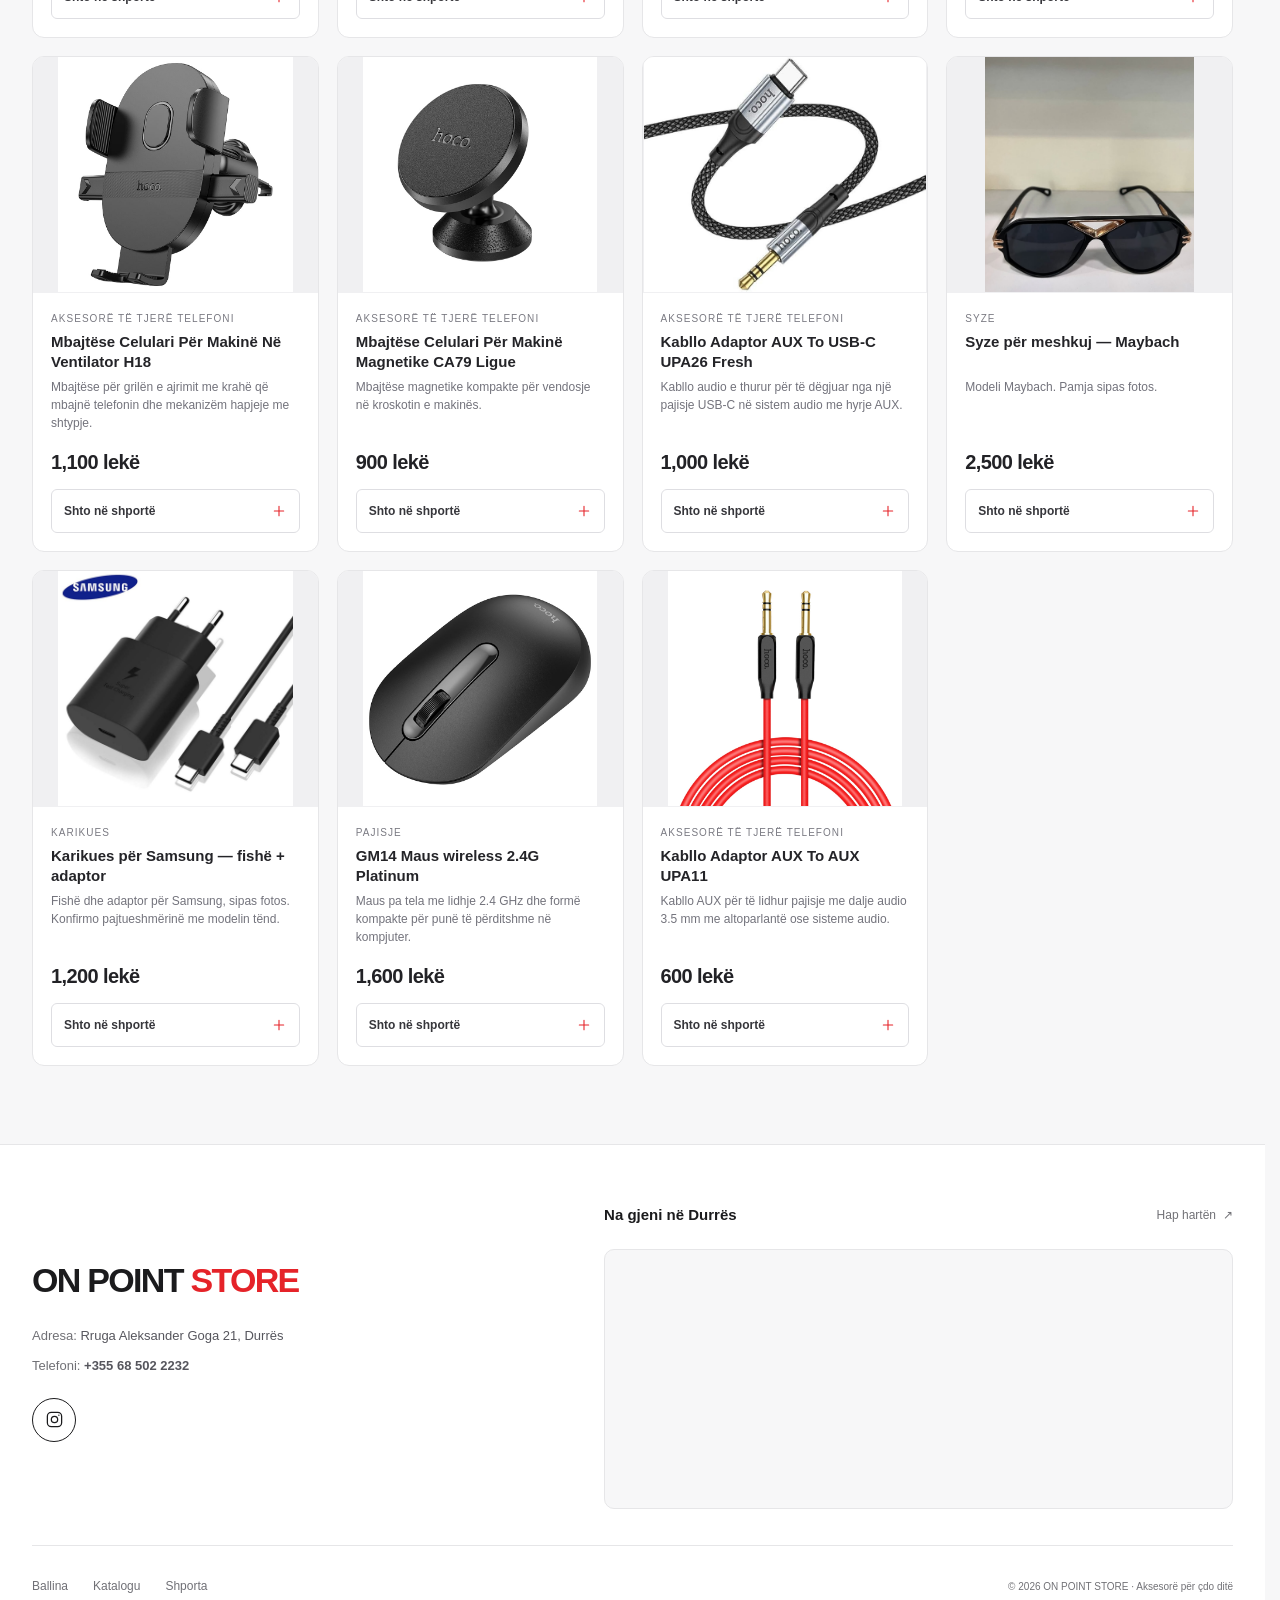
<file: produktet.html>
﻿<!DOCTYPE html>
<html lang="sq">
<head>
  <meta charset="UTF-8">
  <meta name="viewport" content="width=device-width, initial-scale=1.0">
  <meta name="theme-color" content="#181818">
  <link rel="icon" type="image/png" href="logo/logo.png">
  <meta name="description" content="Eksploro karikues, kasa për iPhone e Samsung, syze, lodra dhe aksesorë në ON POINT STORE.">
  <title>Produktet | ON POINT STORE</title>
  <link rel="stylesheet" href="style.css">
  <script src="config.js" defer></script>
  <script src="produkte.js" defer></script>
  <script src="app.js" defer></script>
</head>
<body data-page="catalog">
  <a class="skip-link" href="#main">Kalo te përmbajtja</a>
  <div id="njoftimi">Detaje të vogla. Stil që dallohet. <span>ON POINT STORE</span></div>
  <header class="site-header"><div class="shiriti-kryesor page-width">
    <a class="brand" href="index.html" aria-label="ON POINT STORE — Ballina"><img id="logo" src="logo/logo.png" alt="ON POINT STORE" width="2172" height="724"></a>
    <form class="kerkimi" role="search" action="produktet.html"><span class="search-icon" data-icon="search" aria-hidden="true"></span><input type="search" id="search" name="q" placeholder="Çfarë po kërkon sot?" aria-label="Kërko produkte" autocomplete="off"><button class="search-submit" type="submit" aria-label="Kërko"><span data-icon="arrow" aria-hidden="true"></span></button></form>
    <button class="cart-trigger" type="button" data-open-cart aria-haspopup="dialog" aria-controls="cart-dialog"><span data-icon="bag" aria-hidden="true"></span><span class="cart-label">Shporta</span><span id="cart-count" class="cart-count">0</span></button>
  </div></header>
  <main id="main" class="page-width catalog-page">
    <nav class="breadcrumbs" aria-label="Vendndodhja"><a href="index.html">Ballina</a><span aria-hidden="true">/</span><span id="breadcrumb-current">Produktet</span></nav>
    <section class="katalogu" aria-labelledby="catalog-title">
      <div class="section-heading"><div><span class="eyebrow section-eyebrow">KATALOGU ON POINT</span><h1 id="catalog-title">Të gjitha produktet</h1><p id="catalog-description" class="catalog-description">Gjej detajin që të përshtatet.</p></div><p id="result-count" aria-live="polite"></p></div>
      <div class="catalog-toolbar"><nav id="category-filters" class="filter-chips" aria-label="Filtro katalogun"></nav></div>
      <nav id="subcategory-filters" class="filter-chips subcategory-filters" aria-label="Filtro sipas nënkategorisë" hidden></nav>
      <div id="active-search" class="active-search" hidden><span id="search-description"></span><button id="clear-search" type="button">Pastro kërkimin ×</button></div>
      <div class="demo-note" hidden><span class="demo-pill">DEMO</span><span>Produktet e shënuara DEMO, ilustrimet dhe çmimet e tyre janë shembuj për prezantim.</span></div>
      <div id="lista-produkteve" class="product-grid"></div>
      <noscript><p>Aktivizo JavaScript për të parë produktet dhe për të përdorur shportën.</p></noscript>
    </section>
  </main>
  <footer class="site-footer">
    <div class="page-width footer-inner">
      <div class="footer-contact">
        <a class="footer-brand" href="index.html" aria-label="ON POINT STORE — Ballina">ON POINT <span>STORE</span></a>
        <address class="footer-address">
          <p><span>Adresa:</span> <a href="https://www.google.com/maps/search/?api=1&amp;query=On+Point+Store%2C+Durres&amp;query_place_id=ChIJ0WuKzb_bTxMRCrNHyaOSy7g" target="_blank" rel="noopener noreferrer">Rruga Aleksander Goga 21, Durrës</a></p>
          <p><span>Telefoni:</span> <a class="footer-phone" href="tel:+355685022232">+355 68 502 2232</a></p>
        </address>
        <a class="footer-instagram" href="https://www.instagram.com/on.point_store/?igshid=6q8mmpsjcvnk" target="_blank" rel="noopener noreferrer" aria-label="ON POINT STORE në Instagram (hapet në tab të ri)">
          <svg viewBox="0 0 24 24" fill="none" stroke="currentColor" stroke-width="1.6" stroke-linecap="round" stroke-linejoin="round" aria-hidden="true"><rect x="3" y="3" width="18" height="18" rx="5"></rect><circle cx="12" cy="12" r="4"></circle><circle cx="17.5" cy="6.5" r=".9" fill="currentColor" stroke="none"></circle></svg>
        </a>
      </div>
      <section class="footer-map" aria-labelledby="footer-map-title">
        <div class="footer-map-heading"><h2 id="footer-map-title">Na gjeni në Durrës</h2><a href="https://www.google.com/maps/search/?api=1&amp;query=On+Point+Store%2C+Durres&amp;query_place_id=ChIJ0WuKzb_bTxMRCrNHyaOSy7g" target="_blank" rel="noopener noreferrer">Hap hartën <span aria-hidden="true">↗</span></a></div>
        <iframe title="Vendndodhja e ON POINT STORE në Google Maps" src="https://www.google.com/maps?cid=13315897955405247242&amp;output=embed&amp;hl=sq" width="600" height="260" loading="lazy" referrerpolicy="no-referrer-when-downgrade" allowfullscreen></iframe>
      </section>
    </div>
    <div class="page-width footer-bottom">
      <nav aria-label="Lidhje në fund të faqes"><a href="index.html">Ballina</a><a href="produktet.html">Katalogu</a><button type="button" data-open-cart>Shporta</button></nav>
      <small>© <span data-year>2026</span> ON POINT STORE · <span data-catalog-status>Aksesorë për çdo ditë</span></small>
    </div>
  </footer>
  <dialog id="cart-dialog" class="cart-dialog" aria-labelledby="cart-title">
    <div class="cart-header"><div><span class="eyebrow">ZGJEDHJET E TUA</span><h2 id="cart-title">Shporta jote <span id="cart-title-count"></span></h2></div><button class="icon-button" id="close-cart" type="button" aria-label="Mbyll shportën">×</button></div>
    <div id="cart-items" class="cart-items"></div>
    <div id="cart-summary" class="cart-summary" hidden><div class="cart-total"><span>Totali i produkteve</span><strong id="cart-total">0 lekë</strong></div><p class="shipping-note">Transporti: Durrës 100L · Pjesa tjetër e Shqipërisë 300L.</p><p id="checkout-note" class="checkout-note"></p><a id="whatsapp-order" class="button whatsapp-button" target="_blank" rel="noopener noreferrer" hidden><span data-icon="chat" aria-hidden="true"></span>Porosit në WhatsApp <span aria-hidden="true">↗</span></a><details class="order-preview"><summary>Shiko mesazhin e porosisë</summary><pre id="order-message"></pre></details><p class="checkout-caption">Mesazhi përgatitet automatikisht. Ti e dërgon dhe konfirmon porosinë në WhatsApp.</p></div>
  </dialog>
  <div id="toast" class="toast" role="status" aria-live="polite" hidden></div>
</body>
</html>
</file>
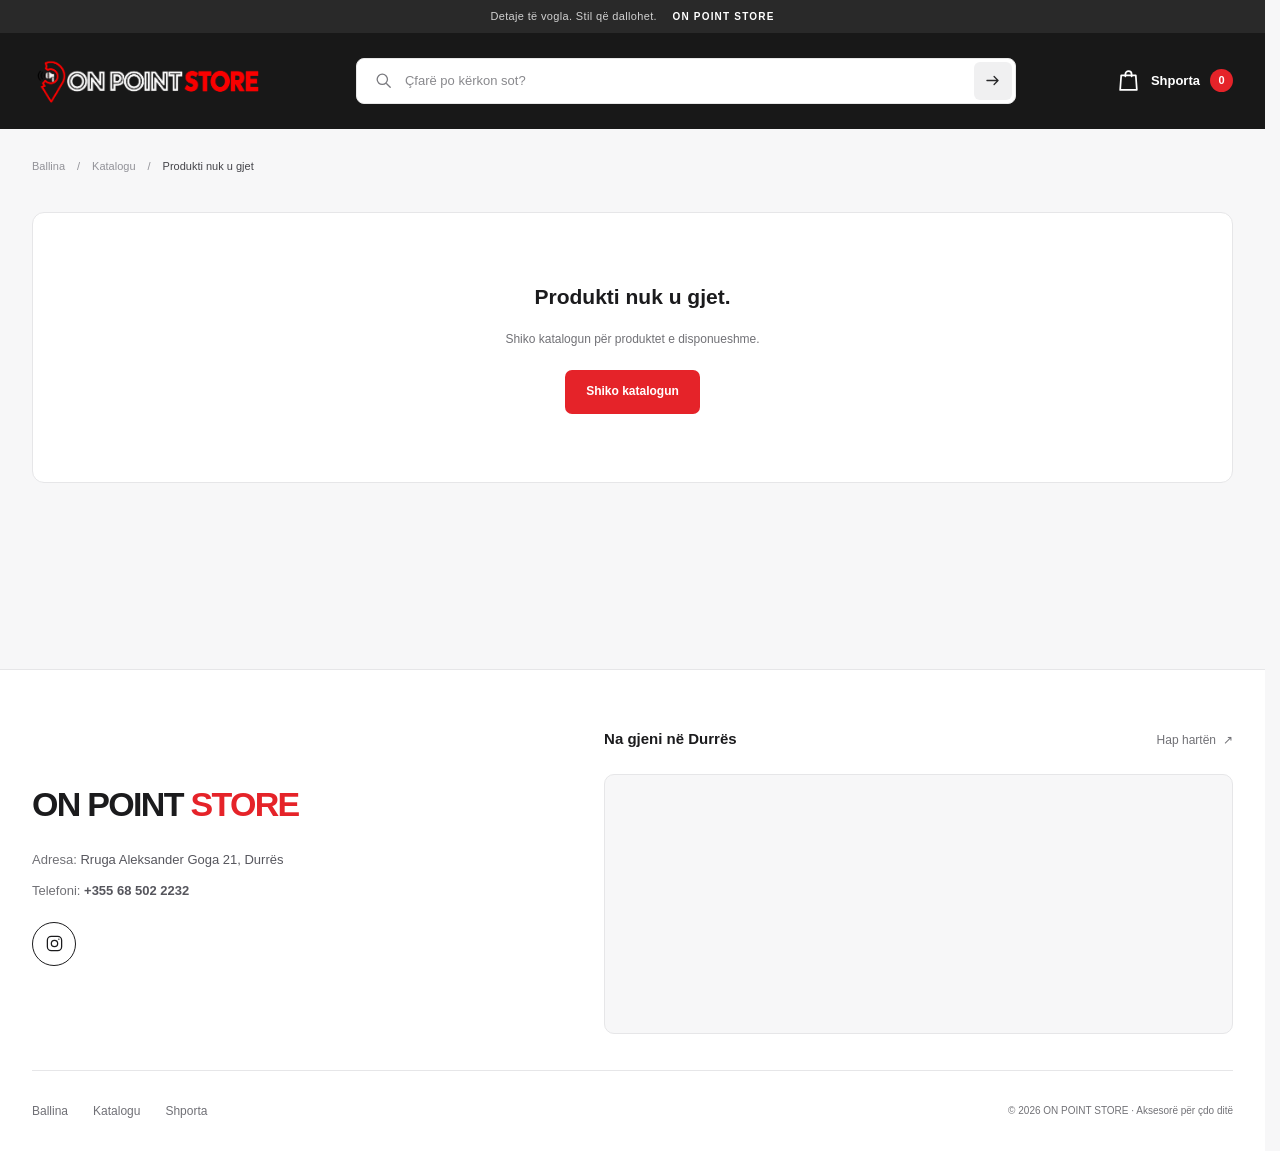
<file: produkti.html>
﻿<!DOCTYPE html>
<html lang="sq">
<head>
  <meta charset="UTF-8">
  <meta name="viewport" content="width=device-width, initial-scale=1.0">
  <meta name="theme-color" content="#181818">
  <link rel="icon" type="image/png" href="logo/logo.png">
  <meta name="description" content="Eksploro karikues, kasa për iPhone e Samsung, syze, lodra dhe aksesorë në ON POINT STORE.">
  <title>Produkti | ON POINT STORE</title>
  <link rel="stylesheet" href="style.css">
  <script src="config.js" defer></script>
  <script src="produkte.js" defer></script>
  <script src="app.js" defer></script>
</head>
<body data-page="product">
  <a class="skip-link" href="#main">Kalo te përmbajtja</a>
  <div id="njoftimi">Detaje të vogla. Stil që dallohet. <span>ON POINT STORE</span></div>
  <header class="site-header"><div class="shiriti-kryesor page-width">
    <a class="brand" href="index.html" aria-label="ON POINT STORE — Ballina"><img id="logo" src="logo/logo.png" alt="ON POINT STORE" width="2172" height="724"></a>
    <form class="kerkimi" role="search" action="produktet.html"><span class="search-icon" data-icon="search" aria-hidden="true"></span><input type="search" id="search" name="q" placeholder="Çfarë po kërkon sot?" aria-label="Kërko produkte" autocomplete="off"><button class="search-submit" type="submit" aria-label="Kërko"><span data-icon="arrow" aria-hidden="true"></span></button></form>
    <button class="cart-trigger" type="button" data-open-cart aria-haspopup="dialog" aria-controls="cart-dialog"><span data-icon="bag" aria-hidden="true"></span><span class="cart-label">Shporta</span><span id="cart-count" class="cart-count">0</span></button>
  </div></header>
  <main id="main" class="page-width product-page">
    <nav class="breadcrumbs product-breadcrumbs" aria-label="Vendndodhja"><a href="index.html">Ballina</a><span aria-hidden="true">/</span><a href="produktet.html">Katalogu</a><span aria-hidden="true">/</span><a id="product-category-link" href="produktet.html"></a><span id="product-category-separator" aria-hidden="true">/</span><span id="breadcrumb-current"></span></nav>
    <div id="product-detail"></div>
    <noscript><p>Aktivizo JavaScript për të parë detajet e produktit dhe për të përdorur shportën.</p><a href="produktet.html">Kthehu te katalogu</a></noscript>
  </main>
  <footer class="site-footer">
    <div class="page-width footer-inner">
      <div class="footer-contact">
        <a class="footer-brand" href="index.html" aria-label="ON POINT STORE — Ballina">ON POINT <span>STORE</span></a>
        <address class="footer-address">
          <p><span>Adresa:</span> <a href="https://www.google.com/maps/search/?api=1&amp;query=On+Point+Store%2C+Durres&amp;query_place_id=ChIJ0WuKzb_bTxMRCrNHyaOSy7g" target="_blank" rel="noopener noreferrer">Rruga Aleksander Goga 21, Durrës</a></p>
          <p><span>Telefoni:</span> <a class="footer-phone" href="tel:+355685022232">+355 68 502 2232</a></p>
        </address>
        <a class="footer-instagram" href="https://www.instagram.com/on.point_store/?igshid=6q8mmpsjcvnk" target="_blank" rel="noopener noreferrer" aria-label="ON POINT STORE në Instagram (hapet në tab të ri)">
          <svg viewBox="0 0 24 24" fill="none" stroke="currentColor" stroke-width="1.6" stroke-linecap="round" stroke-linejoin="round" aria-hidden="true"><rect x="3" y="3" width="18" height="18" rx="5"></rect><circle cx="12" cy="12" r="4"></circle><circle cx="17.5" cy="6.5" r=".9" fill="currentColor" stroke="none"></circle></svg>
        </a>
      </div>
      <section class="footer-map" aria-labelledby="footer-map-title">
        <div class="footer-map-heading"><h2 id="footer-map-title">Na gjeni në Durrës</h2><a href="https://www.google.com/maps/search/?api=1&amp;query=On+Point+Store%2C+Durres&amp;query_place_id=ChIJ0WuKzb_bTxMRCrNHyaOSy7g" target="_blank" rel="noopener noreferrer">Hap hartën <span aria-hidden="true">↗</span></a></div>
        <iframe title="Vendndodhja e ON POINT STORE në Google Maps" src="https://www.google.com/maps?cid=13315897955405247242&amp;output=embed&amp;hl=sq" width="600" height="260" loading="lazy" referrerpolicy="no-referrer-when-downgrade" allowfullscreen></iframe>
      </section>
    </div>
    <div class="page-width footer-bottom">
      <nav aria-label="Lidhje në fund të faqes"><a href="index.html">Ballina</a><a href="produktet.html">Katalogu</a><button type="button" data-open-cart>Shporta</button></nav>
      <small>© <span data-year>2026</span> ON POINT STORE · <span data-catalog-status>Aksesorë për çdo ditë</span></small>
    </div>
  </footer>
  <dialog id="cart-dialog" class="cart-dialog" aria-labelledby="cart-title">
    <div class="cart-header"><div><span class="eyebrow">ZGJEDHJET E TUA</span><h2 id="cart-title">Shporta jote <span id="cart-title-count"></span></h2></div><button class="icon-button" id="close-cart" type="button" aria-label="Mbyll shportën">×</button></div>
    <div id="cart-items" class="cart-items"></div>
    <div id="cart-summary" class="cart-summary" hidden><div class="cart-total"><span>Totali i produkteve</span><strong id="cart-total">0 lekë</strong></div><p class="shipping-note">Transporti: Durrës 100L · Pjesa tjetër e Shqipërisë 300L.</p><p id="checkout-note" class="checkout-note"></p><a id="whatsapp-order" class="button whatsapp-button" target="_blank" rel="noopener noreferrer" hidden><span data-icon="chat" aria-hidden="true"></span>Porosit në WhatsApp <span aria-hidden="true">↗</span></a><details class="order-preview"><summary>Shiko mesazhin e porosisë</summary><pre id="order-message"></pre></details><p class="checkout-caption">Mesazhi përgatitet automatikisht. Ti e dërgon dhe konfirmon porosinë në WhatsApp.</p></div>
  </dialog>
  <div id="toast" class="toast" role="status" aria-live="polite" hidden></div>
</body>
</html>
</file>
<file: style.css>
﻿:root {
  --ink: #1b1b1d;
  --muted: #717176;
  --red: #e52329;
  --red-dark: #c9151c;
  --line: #e6e6e8;
  --surface: #fff;
  --page: #f7f7f8;
  --radius: 14px;
}
* { box-sizing: border-box; }
[hidden] { display: none !important; }
html { scroll-behavior: smooth; scrollbar-gutter: stable; }
body { margin: 0; background: var(--page); color: var(--ink); font-family: Arial, Helvetica, sans-serif; font-size: 14px; line-height: 1.5; -webkit-font-smoothing: antialiased; }
body.cart-is-open { overflow: hidden; }
button, input { font: inherit; }
button, a, input, summary { -webkit-tap-highlight-color: transparent; }
button { cursor: pointer; }
a { color: inherit; text-decoration: none; }
button:disabled { cursor: not-allowed; opacity: .5; }
button, a, input { touch-action: manipulation; }
a:focus-visible, button:focus-visible, summary:focus-visible, input:focus-visible { outline: 3px solid #e52329; outline-offset: 4px; }
img { max-width: 100%; }
svg { display: block; width: 22px; height: 22px; flex-shrink: 0; }
[data-icon] { display: inline-flex; align-items: center; justify-content: center; flex-shrink: 0; }
h1, h2, h3, p { margin-top: 0; }
.page-width { width: min(1280px, calc(100% - 64px)); margin-inline: auto; }
.skip-link { position: fixed; top: -80px; left: 16px; z-index: 100; padding: 12px 20px; background: white; color: black; border-radius: 6px; }
.skip-link:focus { top: 10px; }
.visually-hidden { position: absolute; width: 1px; height: 1px; margin: -1px; padding: 0; overflow: hidden; clip: rect(0, 0, 0, 0); white-space: nowrap; border: 0; }
#njoftimi { padding: 8px 16px; background: #292929; color: #d1d1d1; text-align: center; font-size: 11px; letter-spacing: .35px; }
#njoftimi span { margin-left: 12px; color: #fff; font-weight: 700; font-size: 10px; letter-spacing: 1.2px; }
.site-header { background: #181818; color: #fff; }
.shiriti-kryesor { display: flex; align-items: center; min-height: 96px; gap: 44px; }
.brand { display: flex; align-items: center; flex-shrink: 0; width: 232px; }
#logo { display: block; width: 100%; height: auto; }
.kerkimi { display: flex; align-items: center; position: relative; flex: 1; max-width: 660px; margin-inline: auto; }
.search-icon { position: absolute; left: 18px; color: #79797e; pointer-events: none; }
.search-icon svg { width: 19px; height: 19px; }
#search { width: 100%; min-width: 0; height: 46px; border: 1px solid #e7e7e7; border-radius: 8px; padding: 0 54px 0 48px; background: #fff; color: var(--ink); font-size: 13px; }
#search::placeholder { color: #89898d; }
#search::-webkit-search-cancel-button { margin-right: 5px; cursor: pointer; }
.search-submit { display: grid; place-items: center; position: absolute; right: 4px; width: 38px; height: 38px; border: 0; border-radius: 6px; background: #f0f0f1; color: #28282a; }
.search-submit:hover { background: #e5e5e7; }
.search-submit svg { width: 19px; height: 19px; }
.cart-trigger { display: flex; align-items: center; gap: 10px; flex-shrink: 0; border: 0; background: transparent; padding: 12px 0 12px 8px; color: white; font-size: 13px; font-weight: 600; }
.cart-trigger svg { width: 25px; height: 25px; }
.cart-trigger:hover .cart-label { color: #ff797d; }
.cart-count { display: inline-grid; place-items: center; min-width: 23px; height: 23px; border-radius: 50%; padding: 0 6px; background: var(--red); color: white; font-size: 11px; font-weight: 700; }
.page-intro { display: flex; align-items: center; justify-content: space-between; gap: 16px; padding-block: 22px; color: #76767b; font-size: 12px; }
.page-intro a { color: var(--ink); font-weight: 600; }
.page-intro a span { margin-left: 9px; color: var(--red); }
.hero-layout { display: grid; grid-template-columns: 248px minmax(0, 1fr); gap: 20px; align-items: stretch; }
.category-nav { overflow: hidden; border: 1px solid var(--line); border-radius: var(--radius); background: white; }
.nav-heading { display: flex; align-items: center; gap: 11px; margin: 0; padding: 20px 19px; border-bottom: 1px solid #ededee; font-size: 14px; font-weight: 700; }
.nav-heading svg { width: 18px; height: 18px; color: var(--red); }
.category-link { display: flex; align-items: center; gap: 12px; min-height: 56px; padding: 14px 18px; color: #3c3c41; font-size: 13px; transition: color .15s, background .15s; }
.category-link > [data-icon] { color: #848489; }
.category-link svg { width: 21px; height: 21px; }
.category-link:hover, .category-link:focus-visible, .category-row:focus-within, .category-row:hover { color: var(--red); background: #fff3f3; }
.category-link:hover > [data-icon] { color: var(--red); }
.category-link .chevron { margin-left: auto; font-size: 20px; color: #a1a1a6; }
.category-row { display: flex; align-items: stretch; }
.category-group { min-width: 0; }
.category-group.is-expanded > .category-row { color: var(--red); background: #fff3f3; }
.category-group.is-expanded > .category-row .category-link { color: var(--red); }
.category-group.is-expanded > .category-row .category-link > [data-icon] { color: var(--red); }
.category-row .category-link { flex: 1; min-width: 0; padding-right: 4px; }
.category-toggle { display: flex; align-items: center; justify-content: center; width: 44px; flex-shrink: 0; border: 0; background: transparent; color: #6f6f74; font-size: 22px; }
.category-toggle[aria-expanded="true"] { color: var(--red); transform: rotate(180deg); }
.case-nav-links { display: flex; flex-direction: column; padding: 2px 16px 8px 49px; background: #fff7f7; }
.case-nav-links a { display: flex; align-items: center; justify-content: space-between; min-height: 42px; padding: 8px 4px; font-size: 12px; color: #5b393a; }
.case-nav-links a:hover { color: var(--red); }
.nav-footnote { margin-top: 7px; padding: 16px 18px; border-top: 1px solid #ededee; color: #9a9a9f; font-size: 10px; }
.banner { position: relative; overflow: hidden; min-height: 400px; border-radius: var(--radius); background: #202020 url("banner-kasa.png") center center / cover no-repeat; color: white; }
.banner::before { position: absolute; inset: 0; content: ""; background: linear-gradient(90deg, rgba(15,15,16,.38), transparent 65%); pointer-events: none; }
.banner-content { position: relative; z-index: 1; max-width: 49%; padding: 46px 0 40px 38px; }
.eyebrow { display: inline-flex; align-items: center; gap: 8px; font-size: 10px; font-weight: 700; letter-spacing: 1.7px; }
.red-dot { display: inline-block; width: 6px; height: 6px; border-radius: 50%; background: var(--red); flex-shrink: 0; }
.banner .eyebrow { color: #e1d8d8; }
.banner h1 { margin: 19px 0 15px; font-size: clamp(32px, 3.45vw, 49px); line-height: 1.08; letter-spacing: -1.8px; font-weight: 750; }
.banner p { max-width: 300px; margin-bottom: 23px; color: #bbbbbf; font-size: 12px; line-height: 1.7; }
.button { display: inline-flex; justify-content: center; align-items: center; gap: 16px; min-height: 44px; padding: 12px 20px; border: 1px solid transparent; border-radius: 7px; color: #fff; background: var(--ink); font-weight: 600; font-size: 12px; line-height: 1.3; }
.button:hover { background: #333; }
.button-red { background: var(--red); }
.button-red:hover { background: var(--red-dark); }
.button > span:last-child { font-size: 17px; }
.case-shortcuts { display: flex; flex-wrap: wrap; gap: 8px; margin-top: 15px; }
.case-shortcuts a { display: flex; align-items: center; gap: 10px; min-height: 37px; padding: 8px 11px; border: 1px solid #666; border-radius: 5px; background: rgba(15,15,15,.6); color: #eee; font-size: 11px; }
.case-shortcuts a:hover { border-color: var(--red); color: white; }
.banner.is-case-active { background-image: url("banner-kasa.png"); }
.banner[data-category-preview="audio"], .banner[data-category-preview="pajisje"] { background-image: radial-gradient(ellipse at 90% 50%, #5a2024 0, #29272c 38%, #19191b 73%); }
.category-banner-image { position: absolute; inset: 0; z-index: 0; width: 100%; height: 100%; padding: 0; object-fit: cover; object-position: center; }
.banner.has-category-image { background-image: none; }
.banner.has-category-image::before { display: block; z-index: 1; background: linear-gradient(90deg, rgba(12,12,14,.9) 0%, rgba(12,12,14,.75) 28%, rgba(12,12,14,.28) 57%, rgba(12,12,14,.03) 84%), linear-gradient(0deg, rgba(12,12,14,.3), transparent 40%); }
.banner.has-category-image .banner-content { z-index: 2; max-width: 49%; padding-right: 12px; text-shadow: 0 2px 18px #0003; }
.banner.has-category-image p { color: #f0f0f3; }
.banner.has-category-image .banner-number { z-index: 2; color: #f1f1f3; text-shadow: 0 1px 4px #0009; }
.banner[data-category-preview="karikues"] .category-banner-image { object-position: 55% 50%; }
.banner[data-category-preview="syze"] .category-banner-image { object-position: 55% 48%; }
.banner[data-category-preview="lodra"] .category-banner-image { object-position: 65% 48%; }
.banner[data-category-preview="aksesore"] .category-banner-image { object-position: 65% 50%; }
.banner-number { position: absolute; bottom: 19px; right: 23px; font-size: 8px; letter-spacing: 2px; color: #c0b4b5; }
.how-it-works { display: grid; grid-template-columns: repeat(3, 1fr); margin: 22px 0 45px; padding: 24px 0; border-block: 1px solid var(--line); }
.how-it-works > div { display: flex; align-items: center; justify-content: center; gap: 15px; padding-inline: 20px; }
.how-it-works > div + div { border-left: 1px solid var(--line); }
.how-it-works > div > [data-icon] { color: #535359; }
.how-it-works svg { width: 26px; height: 26px; }
.how-it-works strong { display: block; font-size: 12px; line-height: 1.7; }
.how-it-works small { display: block; color: #8b8b90; font-size: 11px; }
.katalogu { margin-bottom: 48px; }
.section-heading { display: flex; justify-content: space-between; align-items: flex-end; gap: 20px; margin-bottom: 24px; }
.section-eyebrow { margin-bottom: 8px; color: #929297; font-size: 9px; }
.section-heading h1, .section-heading h2 { display: flex; align-items: center; gap: 10px; margin: 0; font-size: 29px; line-height: 1.2; letter-spacing: -.9px; }
.section-heading h2 .red-dot { align-self: center; margin-top: 4px; width: 7px; height: 7px; }
#result-count { margin: 0 0 3px; flex-shrink: 0; font-size: 11px; color: #85858a; }
.catalog-toolbar { margin-bottom: 14px; }
.filter-chips { display: flex; align-items: center; flex-wrap: wrap; gap: 8px; }
.filter-chip { display: inline-flex; align-items: center; justify-content: center; gap: 7px; min-height: 38px; padding: 9px 17px; border: 1px solid #dedee1; border-radius: 7px; background: white; color: #6c6c72; font-size: 11px; line-height: 1.4; }
.filter-chip:hover { color: var(--ink); border-color: #aaaab0; }
.filter-chip.is-active, .filter-chip[aria-current="page"] { background: var(--ink); border-color: var(--ink); color: white; }
.subcategory-filters { margin: 4px 0 17px; padding-left: 13px; border-left: 2px solid var(--red); }
.subcategory-filters .filter-chip { min-height: 35px; border-color: #e9e1e2; background: #fff; }
.subcategory-filters .filter-chip.is-active { background: #fff0f0; color: #c61d24; border-color: #f1bdc0; }
.demo-note { display: flex; align-items: center; gap: 9px; margin: 16px 0 20px; color: #77777e; font-size: 11px; }
.demo-pill { display: inline-flex; align-items: center; padding: 3px 6px; border: 1px solid #dedee1; border-radius: 4px; font-size: 8px; letter-spacing: .7px; font-weight: 700; color: #818187; line-height: 1.2; }
.product-grid { display: grid; grid-template-columns: repeat(4, minmax(0, 1fr)); gap: 18px; }
.product-card { position: relative; display: flex; flex-direction: column; overflow: hidden; min-width: 0; border: 1px solid var(--line); border-radius: 12px; background: white; transition: border-color .18s, box-shadow .18s, transform .18s; }
.product-card:hover { border-color: #c9c9ce; box-shadow: 0 8px 24px #19192109; transform: translateY(-3px); }
.product-link::after { content: ""; position: absolute; inset: 0; z-index: 1; }
.product-link:focus-visible { outline: none; }
.product-link:focus-visible::after { outline: 3px solid var(--red); outline-offset: -3px; border-radius: 11px; }
.product-card .add-to-cart { position: relative; z-index: 2; }
.product-image { position: relative; display: block; flex-shrink: 0; overflow: hidden; width: 100%; aspect-ratio: 1.21; background: #f0f0f2; border-bottom: 1px solid #f0f0f2; }
.product-image img { display: block; width: 100%; height: 100%; object-fit: contain; }
.product-tag { position: absolute; z-index: 1; left: 12px; top: 12px; padding: 4px 7px; background: #ffffffdb; border: 1px solid #dedee4; border-radius: 4px; color: #8b8b91; font-size: 8px; font-weight: 700; letter-spacing: .6px; }
.product-body { display: flex; flex-direction: column; flex: 1; padding: 18px; }
.product-category { margin-bottom: 6px; color: #7a7a82; font-size: 10px; text-transform: uppercase; letter-spacing: 1.05px; }
.product-body h3 { min-height: 40px; margin-bottom: 6px; color: #242428; font-size: 15px; line-height: 1.35; font-weight: 600; }
.product-description { display: -webkit-box; -webkit-box-orient: vertical; -webkit-line-clamp: 3; overflow: hidden; min-height: 54px; margin: 0 0 15px; color: #73737c; font-size: 12px; line-height: 1.5; }
.product-description.has-specifications { display: block; overflow: visible; -webkit-line-clamp: unset; min-height: 0; margin-bottom: 10px; }
.product-specifications { margin: 0 0 14px; padding-left: 16px; color: #73737c; font-size: 12px; line-height: 1.5; overflow-wrap: anywhere; }
.product-specifications li + li { margin-top: 5px; }
.product-stock { margin: 0 0 12px; color: #73737c; font-size: 11px; }
.product-bottom { display: flex; align-items: center; flex-wrap: wrap; gap: 12px; margin-top: auto; }
.product-price { display: block; width: 100%; color: #222226; font-size: 20px; letter-spacing: -.6px; font-weight: 700; }
.product-price small { margin-left: 3px; font-size: 12px; font-weight: 500; letter-spacing: 0; }
.add-to-cart { display: flex; justify-content: space-between; align-items: center; gap: 6px; width: 100%; min-height: 44px; padding: 10px 12px; border: 1px solid #dedee2; border-radius: 6px; background: white; color: #36363b; font-size: 12px; font-weight: 600; transition: background .15s, color .15s, border-color .15s; }
.add-to-cart svg { width: 16px; height: 16px; color: var(--red); }
.add-to-cart:hover { background: var(--red); color: white; border-color: var(--red); }
.add-to-cart:hover svg { color: white; }
.empty-state { grid-column: 1 / -1; display: flex; flex-direction: column; align-items: center; padding: 68px 24px; border: 1px solid var(--line); border-radius: 12px; background: #fff; text-align: center; }
.empty-state > svg, .empty-state > [data-icon] { color: #999; margin-bottom: 18px; }
.empty-state h3 { margin: 0 0 8px; font-size: 20px; }
.empty-state p { max-width: 440px; margin: 0 0 22px; color: var(--muted); font-size: 12px; }
.closing-note { position: relative; display: flex; flex-direction: column; justify-content: center; min-height: 230px; margin-bottom: 48px; padding: 34px 42px; overflow: hidden; border-radius: var(--radius); background: #ececee; }
.closing-note::after { content: "ON POINT"; position: absolute; right: -22px; bottom: -38px; transform: rotate(-7deg); color: #e1e1e4; font-size: clamp(60px, 10vw, 140px); font-weight: 800; letter-spacing: -7px; pointer-events: none; }
.closing-note .eyebrow, .closing-note h2, .closing-note a { position: relative; z-index: 1; }
.closing-note .eyebrow { color: #9b9ba1; font-size: 9px; }
.closing-note h2 { margin: 12px 0 19px; font-size: 29px; line-height: 1.15; letter-spacing: -.8px; }
.text-link { display: inline-flex; align-items: center; gap: 15px; align-self: flex-start; font-size: 11px; font-weight: 700; }
.text-link span { color: var(--red); font-size: 18px; }
.site-footer { border-top: 1px solid var(--line); background: white; }
.footer-inner { display: grid; grid-template-columns: minmax(0, 1fr) minmax(0, 1.2fr); align-items: center; gap: 48px; padding-block: 48px 36px; }
.footer-brand { display: inline-block; font-size: 34px; font-weight: 800; line-height: 1.15; letter-spacing: -1.7px; }
.footer-brand span { color: var(--red); }
.footer-address { margin-top: 24px; color: #56565d; font-size: 13px; font-style: normal; line-height: 1.8; }
.footer-address p { margin: 0 0 7px; }
.footer-address p > span { color: var(--muted); }
.footer-address a:hover { color: var(--red); }
.footer-phone { font-weight: 700; white-space: nowrap; }
.footer-instagram { display: inline-flex; align-items: center; justify-content: center; width: 44px; height: 44px; margin-top: 13px; border: 1px solid var(--ink); border-radius: 50%; transition: color .15s, border-color .15s, background .15s; }
.footer-instagram svg { width: 19px; height: 19px; }
.footer-instagram:hover { border-color: var(--red); background: var(--red); color: white; }
.footer-map { min-width: 0; }
.footer-map-heading { display: flex; align-items: center; justify-content: space-between; flex-wrap: wrap; gap: 4px 16px; margin-bottom: 12px; }
.footer-map-heading h2 { margin: 0; font-size: 15px; font-weight: 600; }
.footer-map-heading a { display: inline-flex; align-items: center; gap: 7px; min-height: 44px; color: var(--muted); font-size: 12px; }
.footer-map-heading a:hover { color: var(--red); }
.footer-map iframe { display: block; width: 100%; height: 260px; border: 1px solid var(--line); border-radius: 10px; background: var(--page); }
.footer-bottom { display: flex; align-items: center; justify-content: space-between; flex-wrap: wrap; gap: 12px 24px; border-top: 1px solid var(--line); padding-block: 18px; }
.footer-bottom nav { display: flex; gap: 25px; color: #707076; font-size: 12px; }
.footer-bottom nav a, .footer-bottom nav button { display: inline-flex; align-items: center; min-height: 44px; padding-block: 9px; }
.footer-bottom nav button { border: 0; padding-inline: 0; background: none; color: inherit; font: inherit; }
.footer-bottom nav a:hover, .footer-bottom nav button:hover { color: var(--red); }
.footer-bottom small { color: var(--muted); font-size: 10px; line-height: 1.9; }
.catalog-page { min-height: calc(100vh - 267px); padding-bottom: 30px; }
.breadcrumbs { display: flex; align-items: center; flex-wrap: wrap; gap: 12px; padding: 28px 0 37px; color: #929298; font-size: 11px; }
.breadcrumbs a:hover { color: var(--red); }
.breadcrumbs span:last-child { color: #444449; }
.catalog-page .section-heading { margin-bottom: 28px; }
.catalog-page .section-heading h1 { font-size: 34px; }
.catalog-description { margin: 11px 0 0; color: #85858b; font-size: 12px; }
.active-search { display: flex; align-items: center; gap: 16px; justify-content: space-between; margin: 20px 0; padding: 13px 16px; border: 1px solid #e5d9da; border-radius: 8px; background: #fff8f8; color: #70585a; font-size: 12px; overflow-wrap: anywhere; }
.active-search button { flex-shrink: 0; border: 0; background: none; color: #c5232a; font-size: 11px; padding: 5px 0; }
.product-page { min-height: 60vh; padding-bottom: 56px; }
.product-breadcrumbs { row-gap: 5px; line-height: 1.7; }
.product-breadcrumbs #breadcrumb-current { overflow: hidden; min-width: 0; flex: 1 1 220px; text-overflow: ellipsis; white-space: nowrap; }
.product-detail-layout { display: grid; grid-template-columns: minmax(0, 1.05fr) minmax(0, 1fr); align-items: start; gap: 54px; }
.product-gallery { position: sticky; top: 24px; min-width: 0; }
.gallery-stage { position: relative; aspect-ratio: 1; overflow: hidden; border: 1px solid var(--line); border-radius: var(--radius); background: white; }
.gallery-stage > img { display: block; width: 100%; height: 100%; padding: 16px; object-fit: contain; }
.gallery-arrow { position: absolute; top: 50%; transform: translateY(-50%); display: grid; place-items: center; width: 44px; height: 44px; border: 1px solid var(--line); border-radius: 50%; background: #fffffff0; color: var(--ink); box-shadow: 0 2px 8px #00000008; font-size: 28px; line-height: 1; }
.gallery-arrow:hover { border-color: var(--red); color: var(--red); }
.gallery-prev { left: 12px; }
.gallery-next { right: 12px; }
.gallery-thumbnails { display: flex; flex-wrap: wrap; gap: 12px; margin-top: 14px; }
.gallery-thumbnail { display: flex; flex-direction: column; align-items: center; gap: 5px; width: 88px; padding: 6px; border: 1px solid var(--line); border-radius: 8px; background: white; color: var(--muted); font-size: 10px; }
.gallery-thumbnail img { display: block; width: 72px; height: 72px; object-fit: contain; }
.gallery-thumbnail.is-active { border-color: var(--red); box-shadow: 0 0 0 1px var(--red); color: var(--ink); }
.gallery-caption { margin: 12px 0 0; color: var(--muted); font-size: 11px; }
.product-detail-info { min-width: 0; padding-top: 5px; }
.detail-category { display: inline-block; margin-bottom: 14px; color: var(--red); font-size: 10px; }
.product-detail-info h1 { margin: 0 0 12px; font-size: clamp(26px, 2.5vw, 36px); letter-spacing: -1px; line-height: 1.2; overflow-wrap: anywhere; }
.detail-model { margin: 0 0 20px; color: var(--muted); font-size: 12px; }
.detail-price { margin: 20px 0 17px; color: var(--ink); font-size: 32px; font-weight: 700; letter-spacing: -1px; }
.detail-description { margin-bottom: 24px; color: #66666e; font-size: 14px; line-height: 1.8; }
.detail-purchase { margin: 24px 0 28px; padding-block: 22px; border-block: 1px solid var(--line); }
.detail-quantity-label { display: block; margin-bottom: 9px; font-size: 12px; font-weight: 600; }
.detail-purchase-controls { display: flex; align-items: stretch; gap: 12px; }
.detail-quantity { flex-shrink: 0; }
.quantity-control.detail-quantity button { width: 44px; height: 48px; }
.quantity-control.detail-quantity input { width: 44px; height: 48px; font-size: 14px; }
.detail-add { flex: 1; justify-content: center; gap: 12px; min-height: 48px; padding-inline: 16px; font-size: 13px; }
.detail-add svg { width: 19px; height: 19px; }
.detail-shipping { margin: 14px 0 0; color: var(--muted); font-size: 11px; line-height: 1.8; }
.detail-specifications h2 { margin: 0 0 10px; font-size: 17px; font-weight: 600; }
.detail-specifications ul { margin: 0; padding: 0; list-style: none; }
.detail-specifications li { padding: 10px 0; border-bottom: 1px solid var(--line); color: #66666e; font-size: 13px; line-height: 1.7; overflow-wrap: anywhere; }
.detail-back-link { display: inline-flex; align-items: center; min-height: 44px; margin-top: 20px; color: var(--muted); font-size: 12px; }
.detail-back-link:hover { color: var(--red); }
.cart-dialog { position: fixed; inset: 0 0 0 auto; margin: 0 0 0 auto; width: min(100%, 500px); max-width: 100%; height: 100dvh; max-height: 100dvh; padding: 0; border: 0; background: #fff; color: var(--ink); overflow-y: auto; overscroll-behavior: contain; box-shadow: -15px 0 70px #0002; }
.cart-dialog[open] { display: flex; flex-direction: column; }
.cart-dialog::backdrop { background: #1118; backdrop-filter: blur(3px); }
.cart-header { position: sticky; top: 0; z-index: 2; display: flex; align-items: center; justify-content: space-between; gap: 16px; padding: 27px 26px 22px; border-bottom: 1px solid var(--line); background: white; flex-shrink: 0; }
.cart-header .eyebrow { color: #9a9aa0; font-size: 8px; }
.cart-header h2 { margin: 7px 0 0; font-size: 24px; letter-spacing: -.7px; }
#cart-title-count { color: #aaa; font-size: 16px; font-weight: 400; }
.icon-button { display: grid; place-items: center; width: 40px; height: 40px; border: 1px solid var(--line); border-radius: 50%; background: white; color: #555; font-size: 25px; line-height: 1; }
.icon-button:hover { background: #f4f4f5; }
.cart-items { flex: 1 0 auto; padding: 0 26px; }
.cart-item { position: relative; display: grid; grid-template-columns: 82px minmax(0, 1fr); column-gap: 15px; row-gap: 8px; align-items: start; padding: 22px 0; border-bottom: 1px solid var(--line); }
.cart-item > img { grid-column: 1; grid-row: 1 / span 2; width: 82px; height: 94px; object-fit: contain; background: #f4f4f6; border-radius: 7px; }
.cart-item-info { grid-column: 2; grid-row: 1; min-width: 0; }
.cart-item-info h3 { margin: 0 0 5px; font-size: 13px; line-height: 1.45; font-weight: 600; }
.cart-item-price { color: #8b8b90; font-size: 11px; }
.cart-item-actions { display: flex; align-items: center; gap: 14px; justify-content: space-between; margin-top: 12px; flex-wrap: wrap; }
.quantity-control { display: inline-flex; align-items: center; overflow: hidden; border: 1px solid #dedee2; border-radius: 6px; background: #fff; }
.quantity-control button { display: grid; place-items: center; width: 34px; height: 34px; padding: 0; border: 0; background: #f8f8f9; color: #45454b; font-size: 18px; }
.quantity-control button:hover { background: #eeeef0; }
.quantity-control input { width: 38px; height: 34px; padding: 0; border: 0; text-align: center; font-size: 12px; font-weight: 600; appearance: textfield; -moz-appearance: textfield; }
.quantity-control input::-webkit-inner-spin-button, .quantity-control input::-webkit-outer-spin-button { -webkit-appearance: none; margin: 0; }
.remove-item { min-height: 34px; padding: 5px 0; border: 0; background: none; color: #b44348; text-decoration: underline; text-underline-offset: 3px; font-size: 10px; }
.cart-line-total { grid-column: 2; grid-row: 2; justify-self: end; margin: 0; font-size: 13px; font-weight: 600; white-space: nowrap; }
.cart-summary { flex-shrink: 0; padding: 25px 26px 27px; background: #fafafa; border-top: 1px solid var(--line); }
.cart-total { display: flex; align-items: center; justify-content: space-between; gap: 14px; font-size: 12px; }
.cart-total strong { font-size: 23px; letter-spacing: -.6px; text-align: right; }
.shipping-note { margin: 7px 0 17px; color: #9a9aa0; font-size: 10px; }
.checkout-note { margin: 0 0 15px; padding: 12px 14px; border: 1px solid #f3dfb9; border-radius: 7px; background: #fff9ec; color: #82642e; font-size: 11px; line-height: 1.6; overflow-wrap: anywhere; }
.checkout-note:empty { display: none; }
.whatsapp-button { display: flex; width: 100%; justify-content: center; gap: 11px; min-height: 46px; background: #17864c; font-size: 12px; }
.whatsapp-button:hover { background: #116c3c; }
.whatsapp-button svg { width: 20px; height: 20px; }
.order-preview { margin-top: 14px; }
.order-preview summary { padding: 5px 0; color: #77777e; font-size: 11px; cursor: pointer; }
.order-preview pre { max-height: 180px; overflow: auto; white-space: pre-wrap; overflow-wrap: anywhere; padding: 13px; border: 1px solid var(--line); border-radius: 6px; background: #fff; color: #666; font-family: inherit; font-size: 11px; line-height: 1.7; }
.checkout-caption { margin: 13px 0 0; color: #9b9ba1; font-size: 9px; line-height: 1.7; }
.cart-empty { display: flex; align-items: center; justify-content: center; flex-direction: column; padding: 75px 16px; text-align: center; }
.cart-empty > [data-icon], .cart-empty > svg { color: #bcbcc2; margin-bottom: 20px; }
.cart-empty h3 { margin: 0 0 10px; font-size: 21px; }
.cart-empty p { max-width: 260px; color: #929298; font-size: 12px; margin-bottom: 24px; }
.toast { position: fixed; z-index: 20; bottom: 24px; left: 50%; transform: translateX(-50%); max-width: calc(100% - 32px); padding: 14px 23px; border: 1px solid #454548; border-radius: 8px; background: #202023; box-shadow: 0 6px 25px #0002; color: #fff; font-size: 12px; text-align: center; }
@media (min-width: 1600px) {
  .banner h1 { font-size: 50px; }
}
@media (max-width: 1100px) {
  .page-width { width: calc(100% - 40px); }
  .shiriti-kryesor { gap: 26px; }
  .brand { width: 205px; }
  .hero-layout { grid-template-columns: 222px minmax(0, 1fr); gap: 16px; }
  .banner-content { max-width: 54%; padding-left: 28px; }
  .banner h1 { font-size: 38px; }
  .banner p { font-size: 11px; }
  .category-link { padding-left: 16px; gap: 10px; font-size: 12px; }
  .nav-heading { padding-inline: 16px; font-size: 13px; }
  .product-grid { gap: 14px; }
  .product-body { padding: 14px; }
  .product-body h3 { font-size: 15px; }
}
@media (max-width: 850px) {
  .product-detail-layout { gap: 28px; }
  .detail-purchase-controls { flex-wrap: wrap; }
  .detail-add { flex-basis: 100%; }
  .shiriti-kryesor { min-height: 88px; gap: 20px; }
  .brand { width: 180px; }
  .cart-label { display: none; }
  .cart-trigger { gap: 7px; }
  .hero-layout { grid-template-columns: 205px minmax(0, 1fr); gap: 13px; }
  .banner { min-height: 400px; background-position: 58% center; }
  .banner::before { background: linear-gradient(90deg, #151516c9, #1515160a); }
  .banner-content { max-width: 75%; padding: 38px 0 38px 24px; }
  .banner h1 { font-size: 37px; }
  .banner p { color: #ddd; }
  .nav-heading { font-size: 12px; gap: 8px; padding: 19px 13px; }
  .category-link { padding: 14px 13px; gap: 9px; font-size: 11px; }
  .category-link svg { width: 19px; height: 19px; }
  .category-toggle { width: 35px; }
  .nav-footnote { padding-inline: 13px; font-size: 9px; }
  .how-it-works > div { gap: 9px; padding-inline: 10px; }
  .how-it-works strong { font-size: 11px; }
  .how-it-works small { font-size: 9px; }
  .product-grid { grid-template-columns: repeat(3, minmax(0, 1fr)); }
  .footer-inner { gap: 28px; }
  .footer-brand { font-size: 28px; }
}
@media (max-width: 640px) {
  .product-page { padding-bottom: 32px; }
  .product-detail-layout { grid-template-columns: minmax(0, 1fr); gap: 28px; }
  .product-gallery { position: static; }
  .product-breadcrumbs #breadcrumb-current { flex-basis: 100%; white-space: normal; }
  .product-detail-info h1 { font-size: 27px; letter-spacing: -.6px; }
  .detail-price { font-size: 29px; }
  .detail-description { font-size: 13px; }
  .detail-purchase-controls { flex-wrap: nowrap; gap: 10px; }
  .detail-add { flex-basis: auto; padding-inline: 12px; font-size: 12px; gap: 7px; }
  .quantity-control.detail-quantity input { width: 38px; }
  html { scrollbar-gutter: auto; }
  .page-width { width: calc(100% - 32px); }
  #njoftimi { padding: 7px 12px; font-size: 10px; letter-spacing: .1px; }
  #njoftimi span { font-size: 9px; margin-left: 7px; letter-spacing: .8px; }
  .shiriti-kryesor { display: grid; grid-template-columns: 1fr auto; gap: 0 16px; padding-top: 6px; padding-bottom: 16px; min-height: 0; }
  .brand { width: 185px; }
  .cart-trigger { grid-column: 2; grid-row: 1; gap: 8px; padding: 8px 0 8px 10px; }
  .cart-trigger svg { width: 23px; height: 23px; }
  .cart-count { height: 21px; min-width: 21px; font-size: 10px; }
  .kerkimi { grid-row: 2; grid-column: 1 / -1; width: 100%; margin: 3px 0 0; }
  #search { height: 46px; font-size: 16px; }
  .search-submit { right: 1px; width: 44px; height: 44px; }
  .page-intro { padding-block: 17px; font-size: 11px; }
  .page-intro a span { margin-left: 3px; }
  .hero-layout { display: flex; flex-direction: column; gap: 15px; }
  .category-nav { display: flex; flex-direction: column; border-radius: 10px; }
  .nav-heading { min-height: 45px; padding: 12px 14px; font-size: 13px; }
  .category-link { min-height: 50px; padding: 11px 13px; font-size: 13px; gap: 9px; }
  .category-link > span:not([data-icon]):not(.chevron) { min-width: 0; }
  .category-nav > .category-link, .category-group { border-bottom: 1px solid #f0f0f1; }
  .category-group:last-of-type { border-bottom: 0; }
  .category-row { min-height: 50px; }
  .category-row .category-link { padding-left: 13px; gap: 9px; }
  .category-toggle { width: 44px; }
  .case-nav-links { flex-direction: column; gap: 0; padding: 3px 15px 7px 43px; }
  .case-nav-links a { flex: 1; gap: 10px; font-size: 13px; min-height: 44px; padding-inline: 4px; }
  .nav-footnote { display: none; }
  .category-nav > .category-link:last-of-type { border: 0; }
  .banner { min-height: 370px; border-radius: 10px; background-position: 57% center; }
  .banner-content { max-width: 64%; padding: 33px 0 31px 22px; }
  .banner::before { background: linear-gradient(90deg, #131313ba, #15151510 84%); }
  .banner .eyebrow { font-size: 8px; letter-spacing: 1.2px; }
  .banner h1 { margin: 16px 0 12px; font-size: 35px; line-height: 1.08; letter-spacing: -1px; }
  .banner p { max-width: 185px; margin-bottom: 20px; font-size: 12px; line-height: 1.6; color: #d6d6dc; }
  .banner .button { min-height: 44px; padding: 11px 14px; gap: 13px; font-size: 12px; }
  .banner-number { bottom: 14px; right: 14px; font-size: 6px; }
  .case-shortcuts { gap: 6px; margin-top: 12px; }
  .case-shortcuts a { min-height: 44px; font-size: 11px; gap: 7px; padding: 8px; }
  .banner.has-category-image { min-height: 400px; }
  .banner.has-category-image::before { background: linear-gradient(90deg, rgba(12,12,14,.85) 0%, rgba(12,12,14,.56) 45%, rgba(12,12,14,.08) 100%), linear-gradient(0deg, rgba(12,12,14,.25), transparent 48%); }
  .banner.has-category-image .banner-content { max-width: 85%; width: 85%; padding: 32px 0 32px 22px; }
  .banner.has-category-image h1 { margin-block: 14px 12px; font-size: 31px; line-height: 1.12; }
  .banner.has-category-image p { max-width: 245px; margin-bottom: 20px; }
  .banner.has-category-image .banner-number { font-size: 7px; }
  .banner[data-category-preview="karikues"] .category-banner-image { object-position: 72% 50%; }
  .banner[data-category-preview="syze"] .category-banner-image { object-position: 65% 50%; }
  .banner[data-category-preview="lodra"] .category-banner-image { object-position: 85% 50%; }
  .banner[data-category-preview="aksesore"] .category-banner-image { object-position: 78% 50%; }
  .how-it-works { gap: 0; margin: 18px 0 31px; padding: 17px 0; }
  .how-it-works > div { flex-direction: column; justify-content: flex-start; align-items: center; gap: 8px; padding-inline: 7px; text-align: center; }
  .how-it-works svg { width: 21px; height: 21px; }
  .how-it-works strong { font-size: 11px; line-height: 1.5; }
  .how-it-works small { margin-top: 4px; font-size: 10px; line-height: 1.5; }
  .katalogu { margin-bottom: 32px; }
  .section-heading { gap: 10px; margin-bottom: 20px; }
  .section-heading h1, .section-heading h2 { font-size: 23px; letter-spacing: -.7px; gap: 8px; }
  .section-eyebrow { margin-bottom: 7px; font-size: 8px; letter-spacing: 1.4px; }
  #result-count { font-size: 11px; margin-bottom: 2px; }
  .filter-chips { gap: 7px; }
  .filter-chip { min-height: 44px; padding: 10px 12px; font-size: 12px; border-radius: 6px; }
  .subcategory-filters { margin-top: 1px; margin-bottom: 15px; padding-left: 10px; }
  .subcategory-filters .filter-chip { min-height: 44px; padding: 8px 10px; }
  .demo-note { align-items: flex-start; gap: 7px; margin: 14px 0 17px; font-size: 11px; line-height: 1.6; }
  .demo-pill { flex-shrink: 0; font-size: 9px; margin-top: 2px; }
  .product-grid { grid-template-columns: repeat(2, minmax(0, 1fr)); gap: 12px; }
  .product-card { border-radius: 9px; }
  .product-image { aspect-ratio: 1.03; }
  .product-tag { left: 8px; top: 8px; font-size: 8px; padding: 3px 5px; }
  .product-body { padding: 12px; }
  .product-category { margin-bottom: 5px; font-size: 9px; letter-spacing: .5px; }
  .product-body h3 { min-height: 38px; font-size: 13px; line-height: 1.4; }
  .product-description { min-height: 49.5px; margin-bottom: 12px; font-size: 11px; line-height: 1.5; }
  .product-specifications { padding-left: 14px; font-size: 11px; }
  .product-bottom { gap: 10px; }
  .product-price { font-size: 17px; letter-spacing: -.5px; }
  .product-price small { font-size: 10px; }
  .add-to-cart { min-height: 44px; padding: 10px 8px; gap: 4px; font-size: 11px; }
  .add-to-cart svg { width: 14px; height: 14px; }
  .empty-state { padding: 45px 19px; }
  .empty-state h3 { font-size: 18px; }
  .empty-state p { font-size: 11px; }
  .closing-note { min-height: 215px; margin-bottom: 31px; padding: 28px 25px; border-radius: 10px; }
  .closing-note h2 { font-size: 26px; }
  .closing-note::after { bottom: 1px; right: -6px; font-size: 58px; letter-spacing: -4px; }
  .footer-inner { grid-template-columns: minmax(0, 1fr); gap: 28px; padding-block: 32px 24px; }
  .footer-brand { font-size: 30px; }
  .footer-address { margin-top: 20px; }
  .footer-map iframe { height: 240px; }
  .footer-bottom { align-items: flex-start; flex-direction: column; gap: 6px; padding-block: 12px 20px; }
  .footer-bottom nav { gap: 24px; }
  .catalog-page { padding-bottom: 18px; }
  .breadcrumbs { padding-block: 22px 29px; font-size: 10px; gap: 9px; }
  .catalog-page .section-heading { align-items: flex-end; gap: 8px; }
  .catalog-page .section-heading h1 { font-size: 27px; }
  .catalog-description { font-size: 11px; margin-top: 9px; }
  .active-search { align-items: flex-start; gap: 9px; flex-direction: column; padding: 11px 13px; font-size: 11px; }
  .active-search button { font-size: 10px; }
  .cart-header { padding: 22px 19px 19px; }
  .cart-header h2 { font-size: 22px; }
  .cart-items { padding-inline: 19px; }
  .cart-item { grid-template-columns: 65px minmax(0, 1fr); column-gap: 12px; row-gap: 8px; padding-block: 19px; }
  .cart-item > img { width: 65px; height: 83px; }
  .cart-item-info h3 { font-size: 14px; }
  .cart-item-actions { gap: 8px; margin-top: 10px; }
  .quantity-control button { width: 44px; height: 44px; }
  .quantity-control input { width: 34px; height: 44px; font-size: 14px; }
  .remove-item { min-width: 44px; min-height: 44px; font-size: 12px; }
  .icon-button { width: 44px; height: 44px; }
  .cart-item-price { font-size: 12px; }
  .cart-line-total { font-size: 12px; }
  .cart-summary { padding: 21px 19px 23px; }
  .cart-total { font-size: 11px; }
  .cart-total strong { font-size: 22px; }
  .checkout-note { padding: 10px 12px; font-size: 12px; }
  .shipping-note, .checkout-caption { font-size: 11px; }
  .order-preview summary { font-size: 12px; min-height: 44px; display: list-item; padding-top: 12px; }
  .whatsapp-button { font-size: 12px; min-height: 46px; }
  .toast { bottom: 16px; width: max-content; font-size: 12px; padding: 13px 17px; }
}
@media (max-width: 360px) {
  .page-width { width: calc(100% - 24px); }
  #njoftimi span { display: none; }
  .banner-content { max-width: 66%; padding-left: 19px; }
  .banner h1 { font-size: 32px; }
  .category-link { gap: 7px; padding-inline: 10px; font-size: 13px; }
  .category-row .category-link { gap: 6px; }
  .category-toggle { width: 44px; }
  .product-grid { gap: 10px; }
  .product-body { padding: 10px; }
  .add-to-cart { font-size: 11px; padding-inline: 7px; }
}
@media (prefers-reduced-motion: reduce) {
  html { scroll-behavior: auto; }
  *, *::before, *::after { transition: none !important; animation: none !important; }
  .product-card:hover { transform: none; }
}
</file>
